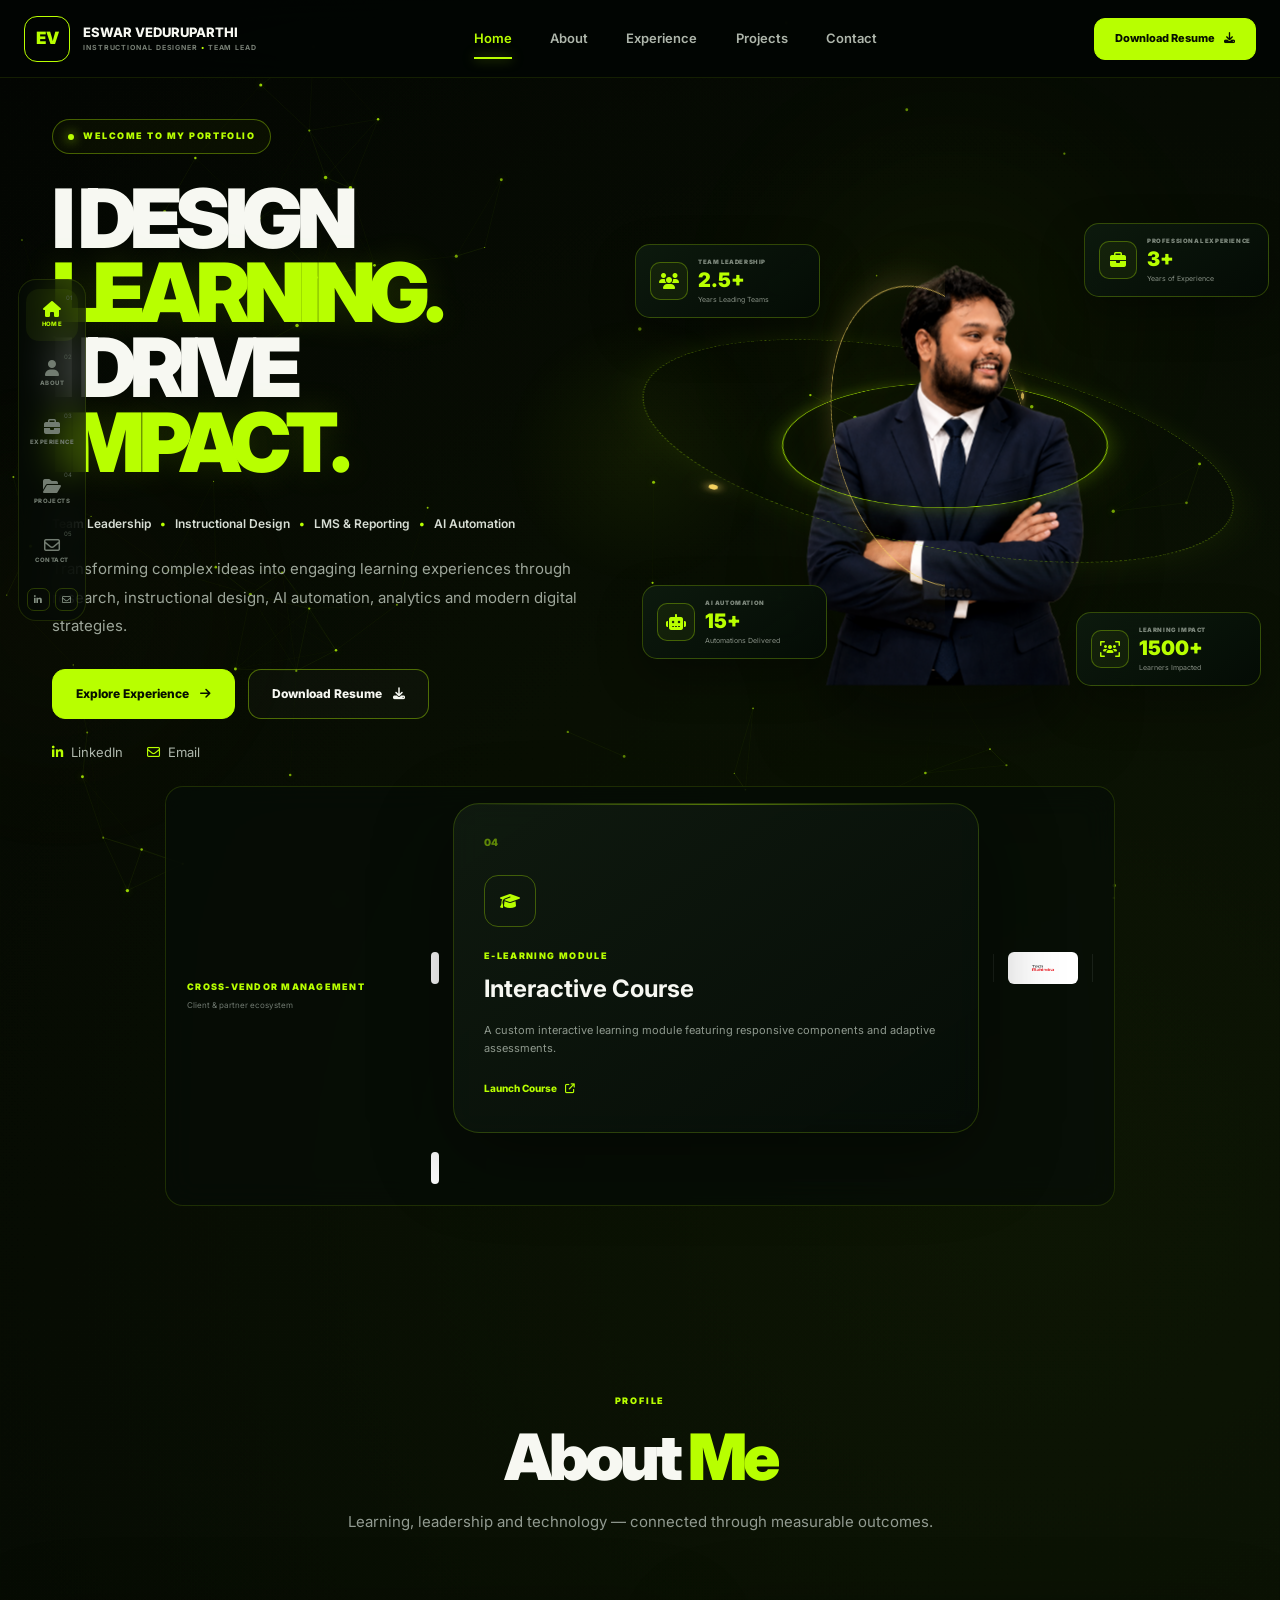
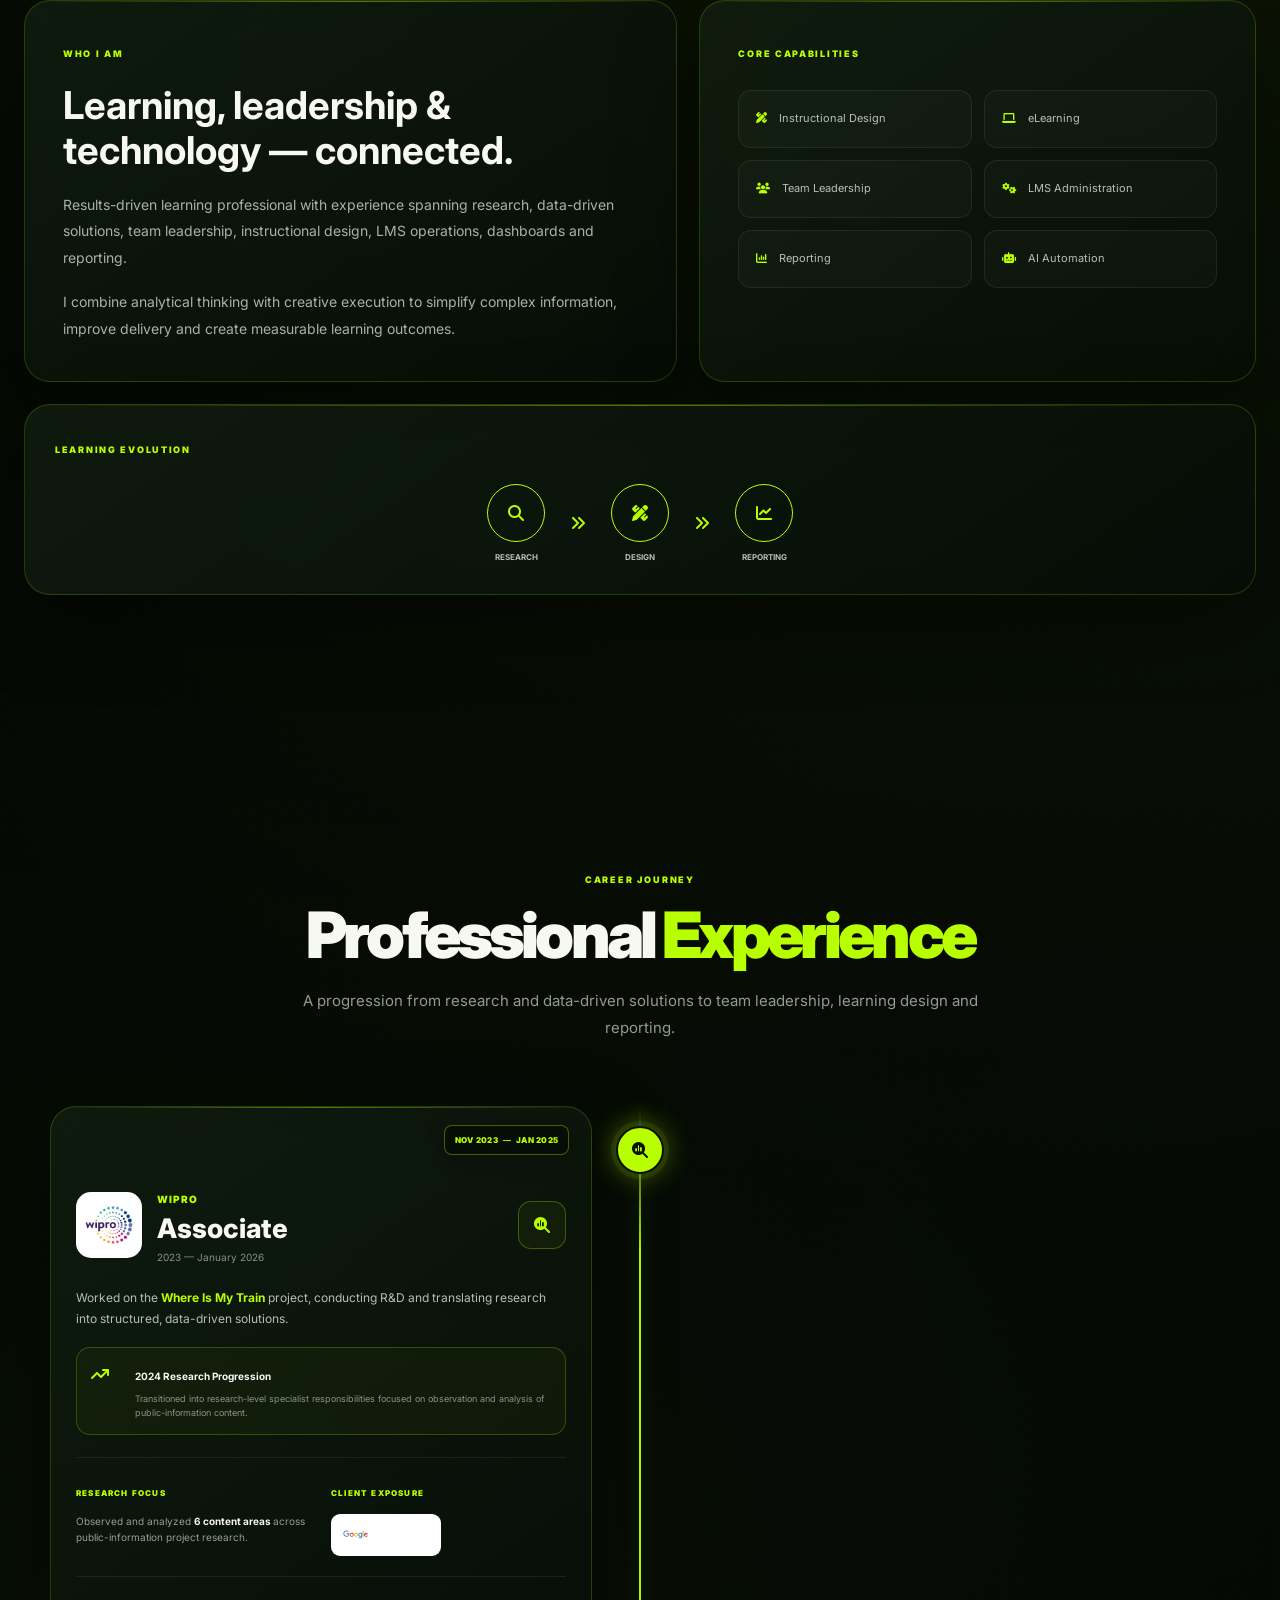
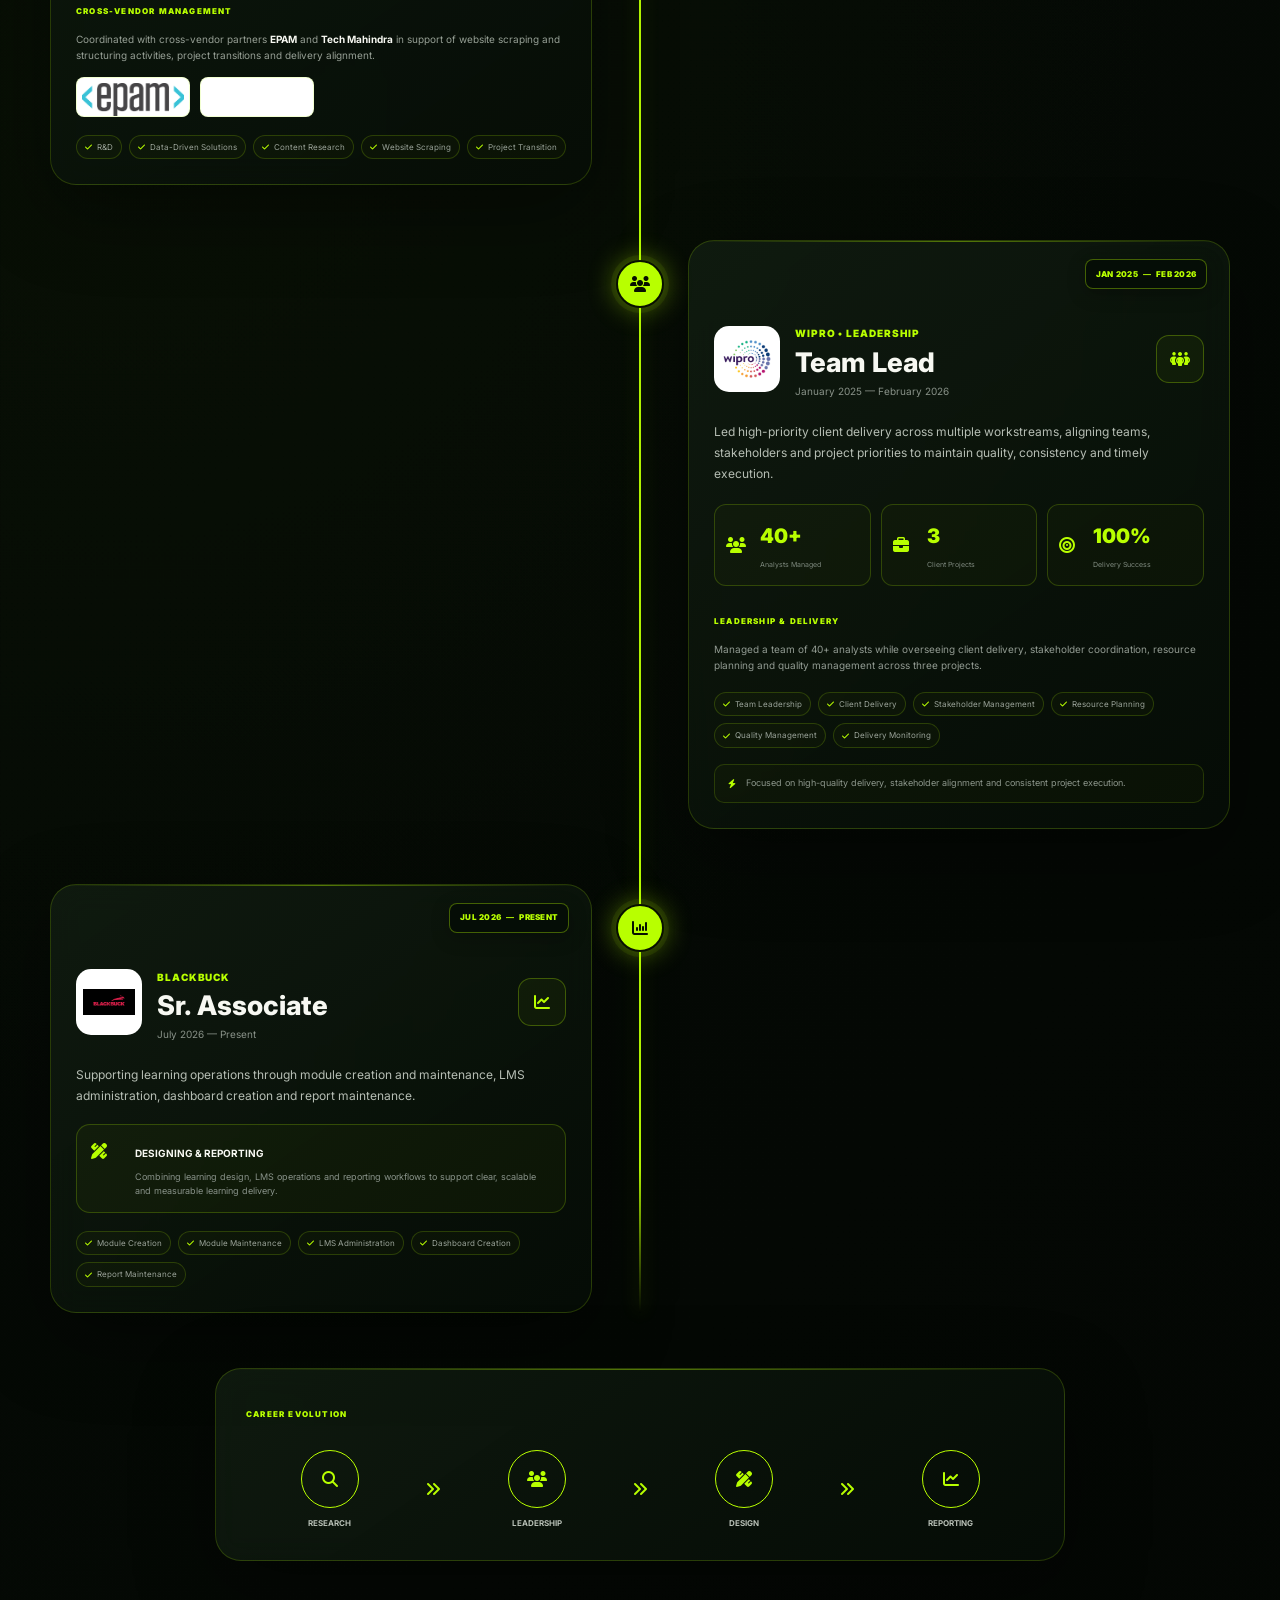
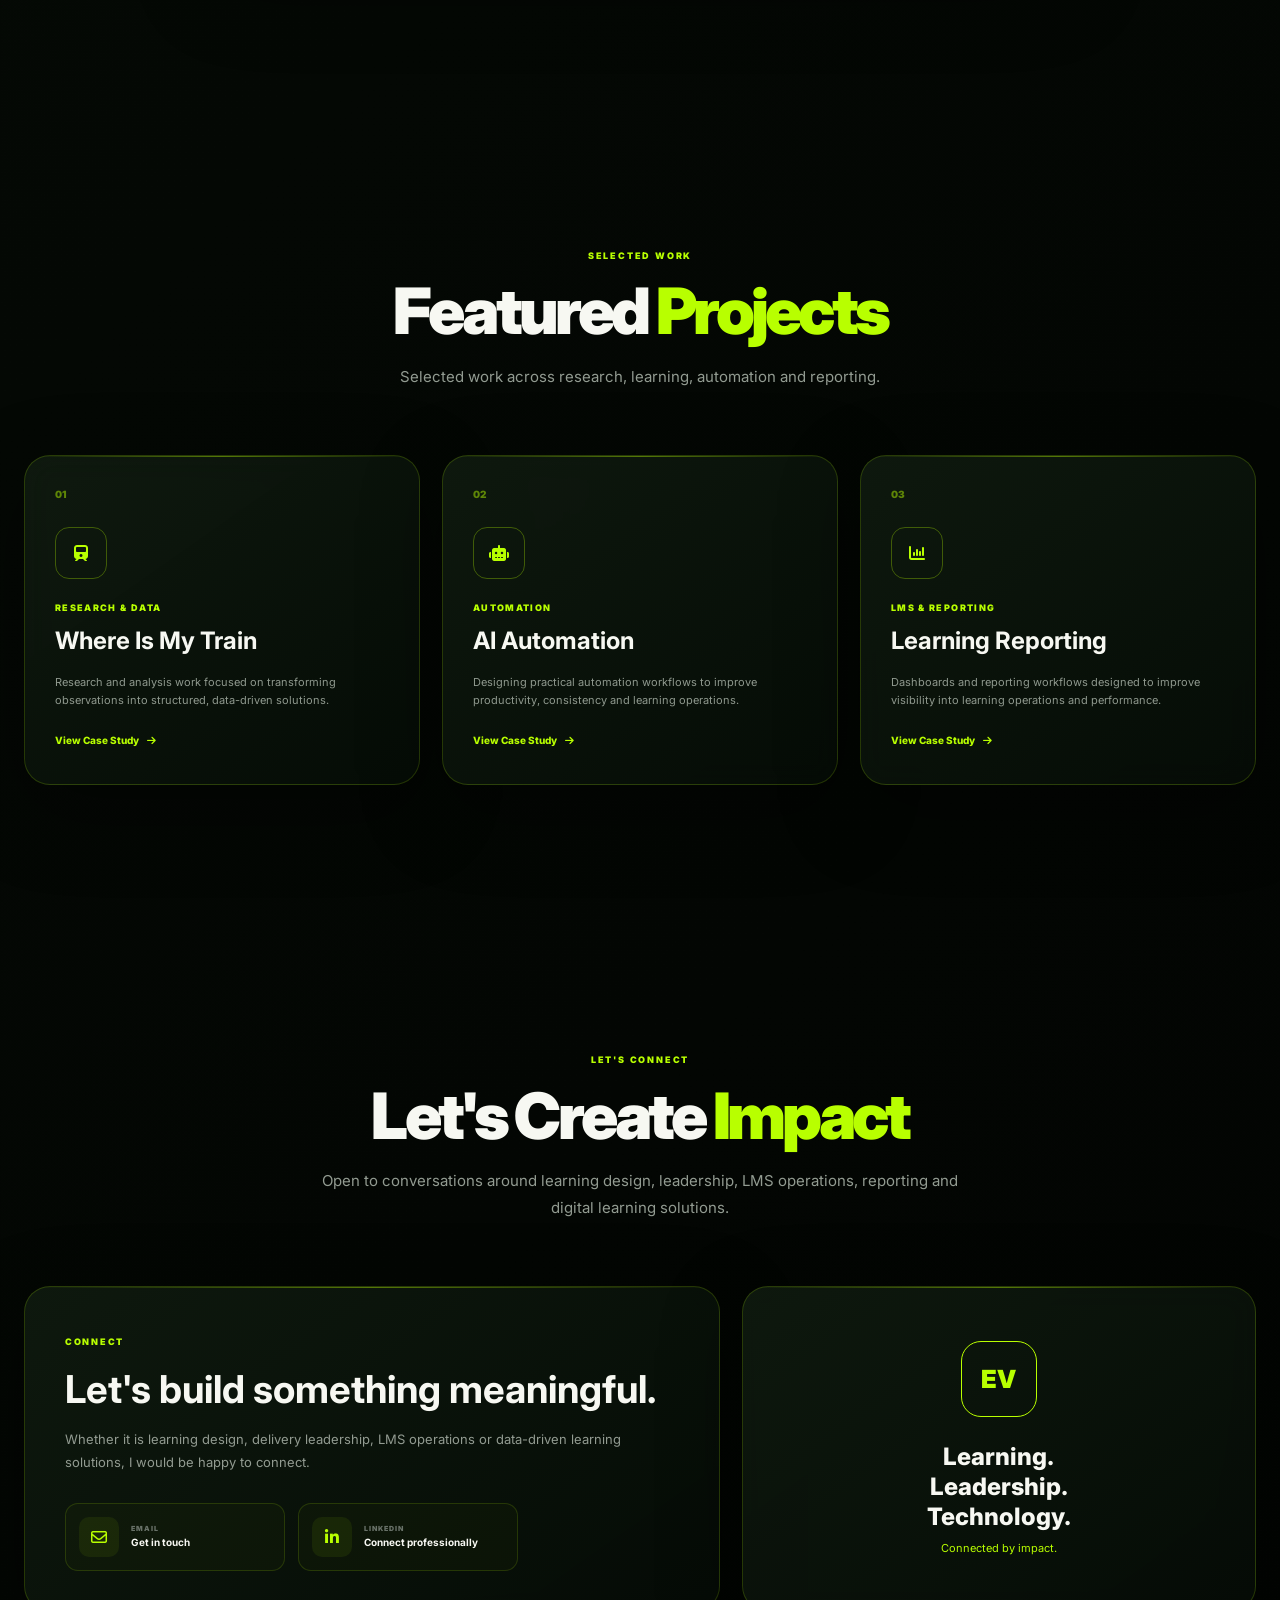
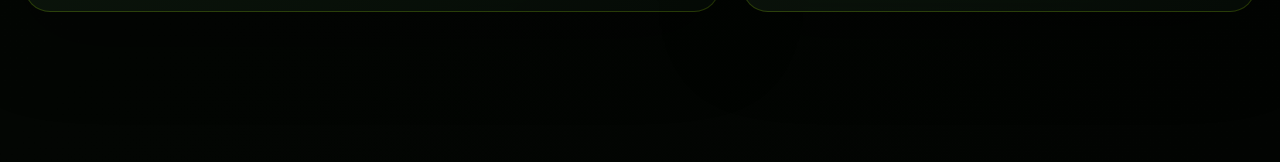
<file: index.html>
<!DOCTYPE html>
<html lang="en">

<head>

    <meta charset="UTF-8">

    <meta
        name="viewport"
        content="width=device-width, initial-scale=1.0"
    >

    <meta
        name="description"
        content="Eswar Veduruparthi — Instructional Designer, Team Lead, LMS & Reporting professional."
    >

    <meta
        name="theme-color"
        content="#030603"
    >

    <title>
        Eswar Veduruparthi | Portfolio
    </title>


    <!-- =====================================================
         FONTS
         ===================================================== -->

    <link
        rel="preconnect"
        href="https://fonts.googleapis.com"
    >

    <link
        rel="preconnect"
        href="https://fonts.gstatic.com"
        crossorigin
    >

    <link
        href="https://fonts.googleapis.com/css2?family=Inter:wght@400;500;600;700;800;900&display=swap"
        rel="stylesheet"
    >


    <!-- =====================================================
         ICONS
         ===================================================== -->

    <link
        rel="stylesheet"
        href="https://cdnjs.cloudflare.com/ajax/libs/font-awesome/6.5.2/css/all.min.css"
    >


    <!-- =====================================================
         CSS
         ===================================================== -->

    <link
        rel="stylesheet"
        href="./css/style.css"
    >

</head>


<body>


    <!-- =====================================================
         BACKGROUND
         ===================================================== -->

    <canvas
        class="particles-background"
        aria-hidden="true"
    ></canvas>

    <div
        class="cursor-glow"
        aria-hidden="true"
    ></div>

    <div
        class="ambient ambient-one"
        aria-hidden="true"
    ></div>

    <div
        class="ambient ambient-two"
        aria-hidden="true"
    ></div>


    <!-- =====================================================
         LOADER
         ===================================================== -->

    <div class="loader">

        <div class="loader-content">

            <div class="loader-logo">
                EV
            </div>

            <div class="loader-line"></div>

            <p>
                ESWAR VEDURUPARTHI
            </p>

        </div>

    </div>


    <!-- =====================================================
         NAVBAR
         ===================================================== -->

    <header class="navbar">

        <div class="navbar-inner">


            <a
                href="#home"
                class="brand"
            >

                <span class="brand-mark">
                    EV
                </span>

                <span class="brand-text">

                    <strong>
                        ESWAR VEDURUPARTHI
                    </strong>

                    <small>
                        INSTRUCTIONAL DESIGNER
                        <span>•</span>
                        TEAM LEAD
                    </small>

                </span>

            </a>


            <nav
                class="nav-links"
                aria-label="Primary navigation"
            >

                <a
                    href="#home"
                    class="active"
                >
                    Home
                </a>

                <a href="#about">
                    About
                </a>

                <a href="#experience">
                    Experience
                </a>

                <a href="#projects">
                    Projects
                </a>

                <a href="#contact">
                    Contact
                </a>

            </nav>


            <a
                href="./resume.pdf"
                class="nav-resume"
                target="_blank"
                rel="noopener noreferrer"
            >

                Download Resume

                <i class="fa-solid fa-download"></i>

            </a>


            <button
                type="button"
                class="mobile-menu-toggle"
                aria-label="Open navigation"
                aria-expanded="false"
            >

                <i class="fa-solid fa-bars"></i>

            </button>

        </div>


        <div class="mobile-menu">

            <a href="#home">
                Home
            </a>

            <a href="#about">
                About
            </a>

            <a href="#experience">
                Experience
            </a>

            <a href="#projects">
                Projects
            </a>

            <a href="#contact">
                Contact
            </a>

            <a
                href="./resume.pdf"
                target="_blank"
                rel="noopener noreferrer"
            >
                Download Resume
            </a>

        </div>

    </header>


    <!-- =====================================================
         SIDE NAV
         ===================================================== -->

    <aside
        class="side-navigation"
        aria-label="Section navigation"
    >

        <a
            href="#home"
            class="side-nav-item active"
        >

            <span class="side-number">
                01
            </span>

            <i class="fa-solid fa-house"></i>

            <small>
                HOME
            </small>

        </a>


        <a
            href="#about"
            class="side-nav-item"
        >

            <span class="side-number">
                02
            </span>

            <i class="fa-solid fa-user"></i>

            <small>
                ABOUT
            </small>

        </a>


        <a
            href="#experience"
            class="side-nav-item"
        >

            <span class="side-number">
                03
            </span>

            <i class="fa-solid fa-briefcase"></i>

            <small>
                EXPERIENCE
            </small>

        </a>


        <a
            href="#projects"
            class="side-nav-item"
        >

            <span class="side-number">
                04
            </span>

            <i class="fa-solid fa-folder-open"></i>

            <small>
                PROJECTS
            </small>

        </a>


        <a
            href="#contact"
            class="side-nav-item"
        >

            <span class="side-number">
                05
            </span>

            <i class="fa-regular fa-envelope"></i>

            <small>
                CONTACT
            </small>

        </a>


        <div class="side-socials">

            <a
                href="#contact"
                aria-label="LinkedIn"
            >
                <i class="fa-brands fa-linkedin-in"></i>
            </a>

            <a
                href="mailto:eswar@example.com"
                aria-label="Email"
            >
                <i class="fa-regular fa-envelope"></i>
            </a>

        </div>

    </aside>


    <main>


        <!-- =====================================================
             HERO
             ===================================================== -->

        <section
            id="home"
            class="hero section"
        >

            <div class="hero-container">


                <!-- =================================================
                     HERO CONTENT
                     ================================================= -->

                <div class="hero-content">

                    <span class="hero-kicker">

                        <span class="kicker-dot"></span>

                        WELCOME TO MY PORTFOLIO

                    </span>


                    <h1 class="hero-title">

                        <span>
                            I DESIGN
                        </span>

                        <span class="accent-text">
                            LEARNING.
                        </span>

                        <span>
                            I DRIVE
                        </span>

                        <span class="accent-text">
                            IMPACT.
                        </span>

                    </h1>


                    <div class="hero-specialisms">

                        <span>
                            Team Leadership
                        </span>

                        <b>•</b>

                        <span>
                            Instructional Design
                        </span>

                        <b>•</b>

                        <span>
                            LMS &amp; Reporting
                        </span>

                        <b>•</b>

                        <span>
                            AI Automation
                        </span>

                    </div>


                    <p class="hero-description">

                        Transforming complex ideas into engaging
                        learning experiences through research,
                        instructional design, AI automation,
                        analytics and modern digital strategies.

                    </p>


                    <div class="hero-actions">

                        <a
                            href="#experience"
                            class="btn btn-primary"
                        >

                            Explore Experience

                            <i class="fa-solid fa-arrow-right"></i>

                        </a>


                        <a
                            href="./resume.pdf"
                            class="btn btn-secondary"
                            target="_blank"
                            rel="noopener noreferrer"
                        >

                            Download Resume

                            <i class="fa-solid fa-download"></i>

                        </a>

                    </div>


                    <div class="hero-contact-links">

                        <a href="#contact">

                            <i class="fa-brands fa-linkedin-in"></i>

                            LinkedIn

                        </a>


                        <a href="mailto:eswar@example.com">

                            <i class="fa-regular fa-envelope"></i>

                            Email

                        </a>

                    </div>

                </div>


                <!-- =================================================
                     HERO VISUAL
                     ================================================= -->

                <div class="hero-visual">


                    <div class="hero-orbit-system">


                        <!-- =========================================
                             RINGS — ALWAYS BEHIND PERSON
                             ========================================= -->

                        <div
                            class="hero-orbit-layer"
                            aria-hidden="true"
                        >

                            <div class="orbit orbit-one"></div>

                            <div class="orbit orbit-two"></div>

                            <div class="orbit orbit-three"></div>

                        </div>


                        <!-- =========================================
                             PERSON — ALWAYS FOREGROUND
                             ========================================= -->

                        <div class="hero-profile">

                            <div
                                class="hero-image-glow"
                                aria-hidden="true"
                            ></div>


                            <img
                                src="./assets/images/eswar.png"
                                alt="Eswar Veduruparthi"
                                class="hero-profile-image"
                                data-logo-key="profile"
                            >


                            <div
                                class="profile-fallback-content"
                                aria-hidden="true"
                            >

                                <strong>
                                    EV
                                </strong>

                                <span>
                                    INSTRUCTIONAL DESIGNER
                                </span>

                            </div>

                        </div>


                        <!-- =========================================
                             METRIC 1
                             ========================================= -->

                        <div
                            class="floating-metric metric-leadership"
                        >

                            <div class="metric-icon">

                                <i class="fa-solid fa-users"></i>

                            </div>


                            <div class="metric-content">

                                <span>
                                    TEAM LEADERSHIP
                                </span>

                                <strong
                                    data-count="2.5"
                                    data-suffix="+"
                                >
                                    2.5+
                                </strong>

                                <small>
                                    Years Leading Teams
                                </small>

                            </div>

                        </div>


                        <!-- =========================================
                             METRIC 2
                             ========================================= -->

                        <div
                            class="floating-metric metric-experience"
                        >

                            <div class="metric-icon">

                                <i class="fa-solid fa-briefcase"></i>

                            </div>


                            <div class="metric-content">

                                <span>
                                    PROFESSIONAL EXPERIENCE
                                </span>

                                <strong
                                    data-count="3"
                                    data-suffix="+"
                                >
                                    3+
                                </strong>

                                <small>
                                    Years of Experience
                                </small>

                            </div>

                        </div>


                        <!-- =========================================
                             METRIC 3
                             ========================================= -->

                        <div
                            class="floating-metric metric-ai"
                        >

                            <div class="metric-icon">

                                <i class="fa-solid fa-robot"></i>

                            </div>


                            <div class="metric-content">

                                <span>
                                    AI AUTOMATION
                                </span>

                                <strong
                                    data-count="15"
                                    data-suffix="+"
                                >
                                    15+
                                </strong>

                                <small>
                                    Automations Delivered
                                </small>

                            </div>

                        </div>


                        <!-- =========================================
                             METRIC 4
                             ========================================= -->

                        <div
                            class="floating-metric metric-learners"
                        >

                            <div class="metric-icon">

                                <i class="fa-solid fa-users-viewfinder"></i>

                            </div>


                            <div class="metric-content">

                                <span>
                                    LEARNING IMPACT
                                </span>

                                <strong
                                    data-count="1500"
                                    data-suffix="+"
                                >
                                    1500+
                                </strong>

                                <small>
                                    Learners Impacted
                                </small>

                            </div>

                        </div>


                    </div>

                </div>

            </div>


            <!-- =================================================
                 VENDOR
                 ================================================= -->

            <div class="vendor-panel">


                <div class="vendor-heading">

                    <span>
                        CROSS-VENDOR MANAGEMENT
                    </span>

                    <small>
                        Client &amp; partner ecosystem
                    </small>

                </div>


                <div class="vendor-logos">


                    <div class="vendor-logo">

                        <img
                            src="./assets/images/Google.png"
                            alt="Google"
                            data-logo-key="google"
                        >

                        <span class="logo-fallback">
                            GOOGLE
                        </span>

                    </div>

<article class="project-card glass-card">
    <div class="project-number">
        04
    </div>
    <div class="project-icon">
        <i class="fa-solid fa-graduation-cap"></i>
    </div>
    <span class="project-category">
        E-LEARNING MODULE
    </span>
    <h3>
        Interactive Course
    </h3>
    <p>
        A custom interactive learning module featuring responsive components and adaptive assessments.
    </p>
    <a 
        href="./Mycourse/story.html" 
        target="_blank" 
        rel="noopener noreferrer" 
        class="project-btn"
        style="text-decoration: none; display: inline-flex; align-items: center; justify-content: center; gap: 8px;"
    >
        Launch Course
        <i class="fa-solid fa-arrow-up-right-from-square"></i>
    </a>
</article>
                    <div class="vendor-divider"></div>


                    <div class="vendor-logo">

                        <img
                            src="./assets/images/tech-mahindra.png"
                            alt="Tech Mahindra"
                            data-logo-key="techmahindra"
                        >

                        <span class="logo-fallback">
                            TECH MAHINDRA
                        </span>

                    </div>


                    <div class="vendor-divider"></div>


                    <div class="vendor-logo">

                        <img
                            src="./assets/images/epam.png"
                            alt="EPAM"
                            data-logo-key="epam"
                        >

                        <span class="logo-fallback">
                            EPAM
                        </span>

                    </div>


                </div>

            </div>

        </section>


        <!-- =====================================================
             ABOUT
             ===================================================== -->

        <section
            id="about"
            class="about section"
        >

            <div class="section-header">

                <span class="section-kicker">
                    PROFILE
                </span>

                <h2>
                    About
                    <span>Me</span>
                </h2>

                <p>
                    Learning, leadership and technology —
                    connected through measurable outcomes.
                </p>

            </div>


            <div class="about-grid">


                <article class="glass-card about-intro">

                    <span class="card-label">
                        WHO I AM
                    </span>


                    <h3>
                        Learning, leadership &amp;
                        technology — connected.
                    </h3>


                    <p>
                        Results-driven learning professional
                        with experience spanning research,
                        data-driven solutions, team leadership,
                        instructional design, LMS operations,
                        dashboards and reporting.
                    </p>


                    <p>
                        I combine analytical thinking with
                        creative execution to simplify complex
                        information, improve delivery and create
                        measurable learning outcomes.
                    </p>

                </article>


                <article class="glass-card capabilities-card">

                    <span class="card-label">
                        CORE CAPABILITIES
                    </span>


                    <div class="capabilities-grid">

                        <div class="capability">
                            <i class="fa-solid fa-pen-ruler"></i>
                            <span>Instructional Design</span>
                        </div>

                        <div class="capability">
                            <i class="fa-solid fa-laptop"></i>
                            <span>eLearning</span>
                        </div>

                        <div class="capability">
                            <i class="fa-solid fa-users"></i>
                            <span>Team Leadership</span>
                        </div>

                        <div class="capability">
                            <i class="fa-solid fa-gears"></i>
                            <span>LMS Administration</span>
                        </div>

                        <div class="capability">
                            <i class="fa-solid fa-chart-column"></i>
                            <span>Reporting</span>
                        </div>

                        <div class="capability">
                            <i class="fa-solid fa-robot"></i>
                            <span>AI Automation</span>
                        </div>

                    </div>

                </article>

            </div>


            <div class="about-evolution glass-card">

                <span class="card-label">
                    LEARNING EVOLUTION
                </span>


                <div class="evolution-flow">

                    <div class="evolution-step">

                        <div class="evolution-icon">
                            <i class="fa-solid fa-magnifying-glass"></i>
                        </div>

                        <strong>
                            RESEARCH
                        </strong>

                    </div>


                    <div class="evolution-arrow">
                        <i class="fa-solid fa-angles-right"></i>
                    </div>


                    <div class="evolution-step">

                        <div class="evolution-icon">
                            <i class="fa-solid fa-pen-ruler"></i>
                        </div>

                        <strong>
                            DESIGN
                        </strong>

                    </div>


                    <div class="evolution-arrow">
                        <i class="fa-solid fa-angles-right"></i>
                    </div>


                    <div class="evolution-step">

                        <div class="evolution-icon">
                            <i class="fa-solid fa-chart-line"></i>
                        </div>

                        <strong>
                            REPORTING
                        </strong>

                    </div>

                </div>

            </div>

        </section>


        <!-- =====================================================
             EXPERIENCE
             ===================================================== -->

        <section
            id="experience"
            class="experience section"
        >

            <div class="section-header">

                <span class="section-kicker">
                    CAREER JOURNEY
                </span>

                <h2>
                    Professional
                    <span>Experience</span>
                </h2>

                <p>
                    A progression from research and
                    data-driven solutions to team leadership,
                    learning design and reporting.
                </p>

            </div>


            <div class="experience-timeline">


                <!-- WIPRO -->

                <article
                    class="experience-item left"
                    data-company="wipro"
                >

                    <div class="experience-dot">
                        <i class="fa-solid fa-magnifying-glass-chart"></i>
                    </div>


                    <div class="experience-card glass-card">


                        <div class="experience-card-date">

                            <span>
                                NOV 2023
                            </span>

                            <b>—</b>

                            <span>
                                JAN 2025
                            </span>

                        </div>


                        <div class="experience-top">


                            <div class="company-logo">

                                <img
                                    src="./assets/images/wipro.png"
                                    alt="Wipro"
                                    data-logo-key="wipro"
                                >

                                <span class="logo-fallback">
                                    WIPRO
                                </span>

                            </div>


                            <div class="experience-heading">

                                <span class="company-name">
                                    WIPRO
                                </span>

                                <h3>
                                    Associate
                                </h3>

                                <p class="experience-period">
                                    2023 — January 2026
                                </p>

                            </div>


                            <div class="role-icon">
                                <i class="fa-solid fa-magnifying-glass-chart"></i>
                            </div>

                        </div>


                        <p class="experience-summary">

                            Worked on the
                            <strong>
                                Where Is My Train
                            </strong>
                            project, conducting R&amp;D and
                            translating research into structured,
                            data-driven solutions.

                        </p>


                        <div class="progression-box">

                            <div class="progression-icon">
                                <i class="fa-solid fa-arrow-trend-up"></i>
                            </div>


                            <div>

                                <strong>
                                    2024 Research Progression
                                </strong>

                                <p>
                                    Transitioned into research-level
                                    specialist responsibilities focused
                                    on observation and analysis of
                                    public-information content.
                                </p>

                            </div>

                        </div>


                        <div class="experience-details-grid">


                            <div class="experience-detail">

                                <span class="detail-label">
                                    RESEARCH FOCUS
                                </span>

                                <p>
                                    Observed and analyzed
                                    <strong>
                                        6 content areas
                                    </strong>
                                    across public-information
                                    project research.
                                </p>

                            </div>


                            <div class="experience-detail">

                                <span class="detail-label">
                                    CLIENT EXPOSURE
                                </span>


                                <div class="client-logo">

                                    <img
                                        src="./assets/images/Google.png"
                                        alt="Google"
                                        data-logo-key="google"
                                    >

                                    <span class="logo-fallback">
                                        GOOGLE
                                    </span>

                                </div>

                            </div>

                        </div>


                        <div class="cross-vendor-block">

                            <span class="detail-label">
                                CROSS-VENDOR MANAGEMENT
                            </span>


                            <p>
                                Coordinated with cross-vendor
                                partners
                                <strong>EPAM</strong>
                                and
                                <strong>Tech Mahindra</strong>
                                in support of website scraping
                                and structuring activities,
                                project transitions and delivery
                                alignment.
                            </p>


                            <div class="partner-logos">


                                <div class="partner-logo">

                                    <img
                                        src="./assets/images/epam.png"
                                        alt="EPAM"
                                        data-logo-key="epam"
                                    >

                                    <span class="logo-fallback">
                                        EPAM
                                    </span>

                                </div>


                                <div class="partner-logo">

                                    <img
                                        src="./assets/images/tech-mahindra.png"
                                        alt="Tech Mahindra"
                                        data-logo-key="techmahindra"
                                    >

                                    <span class="logo-fallback">
                                        TECH MAHINDRA
                                    </span>

                                </div>


                            </div>

                        </div>


                        <div class="experience-tags">

                            <span>
                                <i class="fa-solid fa-check"></i>
                                R&amp;D
                            </span>

                            <span>
                                <i class="fa-solid fa-check"></i>
                                Data-Driven Solutions
                            </span>

                            <span>
                                <i class="fa-solid fa-check"></i>
                                Content Research
                            </span>

                            <span>
                                <i class="fa-solid fa-check"></i>
                                Website Scraping
                            </span>

                            <span>
                                <i class="fa-solid fa-check"></i>
                                Project Transition
                            </span>

                        </div>

                    </div>

                </article>


                <!-- WIPRO TEAM LEAD -->

                <article
                    class="experience-item right"
                    data-company="wipro"
                >

                    <div class="experience-dot">
                        <i class="fa-solid fa-users"></i>
                    </div>


                    <div class="experience-card glass-card">


                        <div class="experience-card-date">

                            <span>
                                JAN 2025
                            </span>

                            <b>—</b>

                            <span>
                                FEB 2026
                            </span>

                        </div>


                        <div class="experience-top">


                            <div class="company-logo">

                                <img
                                    src="./assets/images/wipro.png"
                                    alt="Wipro"
                                    data-logo-key="wipro"
                                >

                                <span class="logo-fallback">
                                    WIPRO
                                </span>

                            </div>


                            <div class="experience-heading">

                                <span class="company-name">
                                    WIPRO • LEADERSHIP
                                </span>

                                <h3>
                                    Team Lead
                                </h3>

                                <p class="experience-period">
                                    January 2025 — February 2026
                                </p>

                            </div>


                            <div class="role-icon">
                                <i class="fa-solid fa-people-group"></i>
                            </div>

                        </div>


                        <p class="experience-summary">

                            Led high-priority client delivery
                            across multiple workstreams, aligning
                            teams, stakeholders and project
                            priorities to maintain quality,
                            consistency and timely execution.

                        </p>


                        <div class="leadership-stats">

                            <div class="leadership-stat">
                                <i class="fa-solid fa-users"></i>
                                <strong>40+</strong>
                                <span>Analysts Managed</span>
                            </div>

                            <div class="leadership-stat">
                                <i class="fa-solid fa-briefcase"></i>
                                <strong>3</strong>
                                <span>Client Projects</span>
                            </div>

                            <div class="leadership-stat">
                                <i class="fa-solid fa-bullseye"></i>
                                <strong>100%</strong>
                                <span>Delivery Success</span>
                            </div>

                        </div>


                        <div class="leadership-section">

                            <span class="detail-label">
                                LEADERSHIP &amp; DELIVERY
                            </span>

                            <p>
                                Managed a team of 40+ analysts
                                while overseeing client delivery,
                                stakeholder coordination,
                                resource planning and quality
                                management across three projects.
                            </p>

                        </div>


                        <div class="experience-tags">

                            <span>
                                <i class="fa-solid fa-check"></i>
                                Team Leadership
                            </span>

                            <span>
                                <i class="fa-solid fa-check"></i>
                                Client Delivery
                            </span>

                            <span>
                                <i class="fa-solid fa-check"></i>
                                Stakeholder Management
                            </span>

                            <span>
                                <i class="fa-solid fa-check"></i>
                                Resource Planning
                            </span>

                            <span>
                                <i class="fa-solid fa-check"></i>
                                Quality Management
                            </span>

                            <span>
                                <i class="fa-solid fa-check"></i>
                                Delivery Monitoring
                            </span>

                        </div>


                        <div class="impact-note">

                            <i class="fa-solid fa-bolt"></i>

                            <span>
                                Focused on high-quality delivery,
                                stakeholder alignment and
                                consistent project execution.
                            </span>

                        </div>

                    </div>

                </article>


                <!-- BLACKBUCK -->

                <article
                    class="experience-item left"
                    data-company="blackbuck"
                >

                    <div class="experience-dot">
                        <i class="fa-solid fa-chart-column"></i>
                    </div>


                    <div class="experience-card glass-card">


                        <div class="experience-card-date">

                            <span>
                                JUL 2026
                            </span>

                            <b>—</b>

                            <span>
                                PRESENT
                            </span>

                        </div>


                        <div class="experience-top">


                            <div class="company-logo">

                                <img
                                    src="./assets/images/blackbuck.png"
                                    alt="BlackBuck"
                                    data-logo-key="blackbuck"
                                >

                                <span class="logo-fallback">
                                    BLACKBUCK
                                </span>

                            </div>


                            <div class="experience-heading">

                                <span class="company-name">
                                    BLACKBUCK
                                </span>

                                <h3>
                                    Sr. Associate
                                </h3>

                                <p class="experience-period">
                                    July 2026 — Present
                                </p>

                            </div>


                            <div class="role-icon">
                                <i class="fa-solid fa-chart-line"></i>
                            </div>

                        </div>


                        <p class="experience-summary">

                            Supporting learning operations through
                            module creation and maintenance, LMS
                            administration, dashboard creation
                            and report maintenance.

                        </p>


                        <div class="progression-box">

                            <div class="progression-icon">
                                <i class="fa-solid fa-pen-ruler"></i>
                            </div>


                            <div>

                                <strong>
                                    DESIGNING &amp; REPORTING
                                </strong>

                                <p>
                                    Combining learning design,
                                    LMS operations and reporting
                                    workflows to support clear,
                                    scalable and measurable
                                    learning delivery.
                                </p>

                            </div>

                        </div>


                        <div class="experience-tags">

                            <span>
                                <i class="fa-solid fa-check"></i>
                                Module Creation
                            </span>

                            <span>
                                <i class="fa-solid fa-check"></i>
                                Module Maintenance
                            </span>

                            <span>
                                <i class="fa-solid fa-check"></i>
                                LMS Administration
                            </span>

                            <span>
                                <i class="fa-solid fa-check"></i>
                                Dashboard Creation
                            </span>

                            <span>
                                <i class="fa-solid fa-check"></i>
                                Report Maintenance
                            </span>

                        </div>

                    </div>

                </article>


            </div>


            <!-- CAREER -->

            <div class="career-evolution glass-card">

                <span class="detail-label">
                    CAREER EVOLUTION
                </span>


                <div class="evolution-track">

                    <div class="evolution-step">

                        <div class="evolution-icon">
                            <i class="fa-solid fa-magnifying-glass"></i>
                        </div>

                        <strong>
                            RESEARCH
                        </strong>

                    </div>


                    <div class="evolution-arrow">
                        <i class="fa-solid fa-angles-right"></i>
                    </div>


                    <div class="evolution-step">

                        <div class="evolution-icon">
                            <i class="fa-solid fa-users"></i>
                        </div>

                        <strong>
                            LEADERSHIP
                        </strong>

                    </div>


                    <div class="evolution-arrow">
                        <i class="fa-solid fa-angles-right"></i>
                    </div>


                    <div class="evolution-step">

                        <div class="evolution-icon">
                            <i class="fa-solid fa-pen-ruler"></i>
                        </div>

                        <strong>
                            DESIGN
                        </strong>

                    </div>


                    <div class="evolution-arrow">
                        <i class="fa-solid fa-angles-right"></i>
                    </div>


                    <div class="evolution-step">

                        <div class="evolution-icon">
                            <i class="fa-solid fa-chart-line"></i>
                        </div>

                        <strong>
                            REPORTING
                        </strong>

                    </div>

                </div>

            </div>

        </section>


        <!-- =====================================================
             PROJECTS
             ===================================================== -->

        <section
            id="projects"
            class="projects section"
        >

            <div class="section-header">

                <span class="section-kicker">
                    SELECTED WORK
                </span>

                <h2>
                    Featured
                    <span>Projects</span>
                </h2>

                <p>
                    Selected work across research,
                    learning, automation and reporting.
                </p>

            </div>


            <div class="projects-grid">


                <article class="project-card glass-card">

                    <div class="project-number">
                        01
                    </div>

                    <div class="project-icon">
                        <i class="fa-solid fa-train"></i>
                    </div>

                    <span class="project-category">
                        RESEARCH &amp; DATA
                    </span>

                    <h3>
                        Where Is My Train
                    </h3>

                    <p>
                        Research and analysis work focused on
                        transforming observations into structured,
                        data-driven solutions.
                    </p>

                    <button
                        type="button"
                        class="project-btn"
                        data-title="Where Is My Train"
                        data-detail="Research and analysis work focused on transforming observations into structured, data-driven solutions."
                    >
                        View Case Study
                        <i class="fa-solid fa-arrow-right"></i>
                    </button>

                </article>


                <article class="project-card glass-card">

                    <div class="project-number">
                        02
                    </div>

                    <div class="project-icon">
                        <i class="fa-solid fa-robot"></i>
                    </div>

                    <span class="project-category">
                        AUTOMATION
                    </span>

                    <h3>
                        AI Automation
                    </h3>

                    <p>
                        Designing practical automation workflows
                        to improve productivity, consistency and
                        learning operations.
                    </p>

                    <button
                        type="button"
                        class="project-btn"
                        data-title="AI Automation"
                        data-detail="Designing practical automation workflows to improve productivity, consistency and learning operations."
                    >
                        View Case Study
                        <i class="fa-solid fa-arrow-right"></i>
                    </button>

                </article>


                <article class="project-card glass-card">

                    <div class="project-number">
                        03
                    </div>

                    <div class="project-icon">
                        <i class="fa-solid fa-chart-column"></i>
                    </div>

                    <span class="project-category">
                        LMS &amp; REPORTING
                    </span>

                    <h3>
                        Learning Reporting
                    </h3>

                    <p>
                        Dashboards and reporting workflows
                        designed to improve visibility into
                        learning operations and performance.
                    </p>

                    <button
                        type="button"
                        class="project-btn"
                        data-title="Learning Reporting"
                        data-detail="Dashboards and reporting workflows designed to improve visibility into learning operations and performance."
                    >
                        View Case Study
                        <i class="fa-solid fa-arrow-right"></i>
                    </button>

                </article>


            </div>

        </section>


        <!-- =====================================================
             CONTACT
             ===================================================== -->

        <section
            id="contact"
            class="contact section"
        >

            <div class="section-header">

                <span class="section-kicker">
                    LET'S CONNECT
                </span>

                <h2>
                    Let's Create
                    <span>Impact</span>
                </h2>

                <p>
                    Open to conversations around learning
                    design, leadership, LMS operations,
                    reporting and digital learning solutions.
                </p>

            </div>


            <div class="contact-grid">


                <div class="contact-card glass-card">

                    <span class="card-label">
                        CONNECT
                    </span>

                    <h3>
                        Let's build something meaningful.
                    </h3>

                    <p>
                        Whether it is learning design,
                        delivery leadership, LMS operations
                        or data-driven learning solutions,
                        I would be happy to connect.
                    </p>


                    <div class="contact-links">

                        <a
                            href="mailto:eswar@example.com"
                            class="contact-link"
                        >

                            <span class="contact-link-icon">
                                <i class="fa-regular fa-envelope"></i>
                            </span>

                            <span>

                                <small>
                                    EMAIL
                                </small>

                                <strong>
                                    Get in touch
                                </strong>

                            </span>

                        </a>


                        <a
                            href="#"
                            class="contact-link"
                            data-placeholder-link="true"
                        >

                            <span class="contact-link-icon">
                                <i class="fa-brands fa-linkedin-in"></i>
                            </span>

                            <span>

                                <small>
                                    LINKEDIN
                                </small>

                                <strong>
                                    Connect professionally
                                </strong>

                            </span>

                        </a>

                    </div>

                </div>


                <div class="contact-statement glass-card">

                    <div class="statement-mark">
                        EV
                    </div>

                    <p>
                        Learning.<br>
                        Leadership.<br>
                        Technology.
                    </p>

                    <span>
                        Connected by impact.
                    </span>

                </div>


            </div>

        </section>

    </main>


    <!-- =====================================================
         MODAL
         ===================================================== -->

    <div
        class="project-modal"
        aria-hidden="true"
        role="dialog"
        aria-modal="true"
        aria-labelledby="modal-title"
    >

        <div class="modal-container">

            <button
                type="button"
                class="close-modal"
                aria-label="Close project details"
            >

                <i class="fa-solid fa-xmark"></i>

            </button>


            <span class="section-kicker">
                CASE STUDY
            </span>


            <h2 id="modal-title">
                Project Details
            </h2>


            <p id="modal-detail">
                Project details will be available here.
            </p>

        </div>

    </div>


    <!-- =====================================================
         BACK TO TOP
         ===================================================== -->

    <a
        href="#home"
        class="back-to-top"
        aria-label="Back to top"
    >

        <i class="fa-solid fa-arrow-up"></i>

    </a>


    <!-- =====================================================
         JS
         ===================================================== -->

    <script src="./js/script.js"></script>

</body>

</html>
</file>
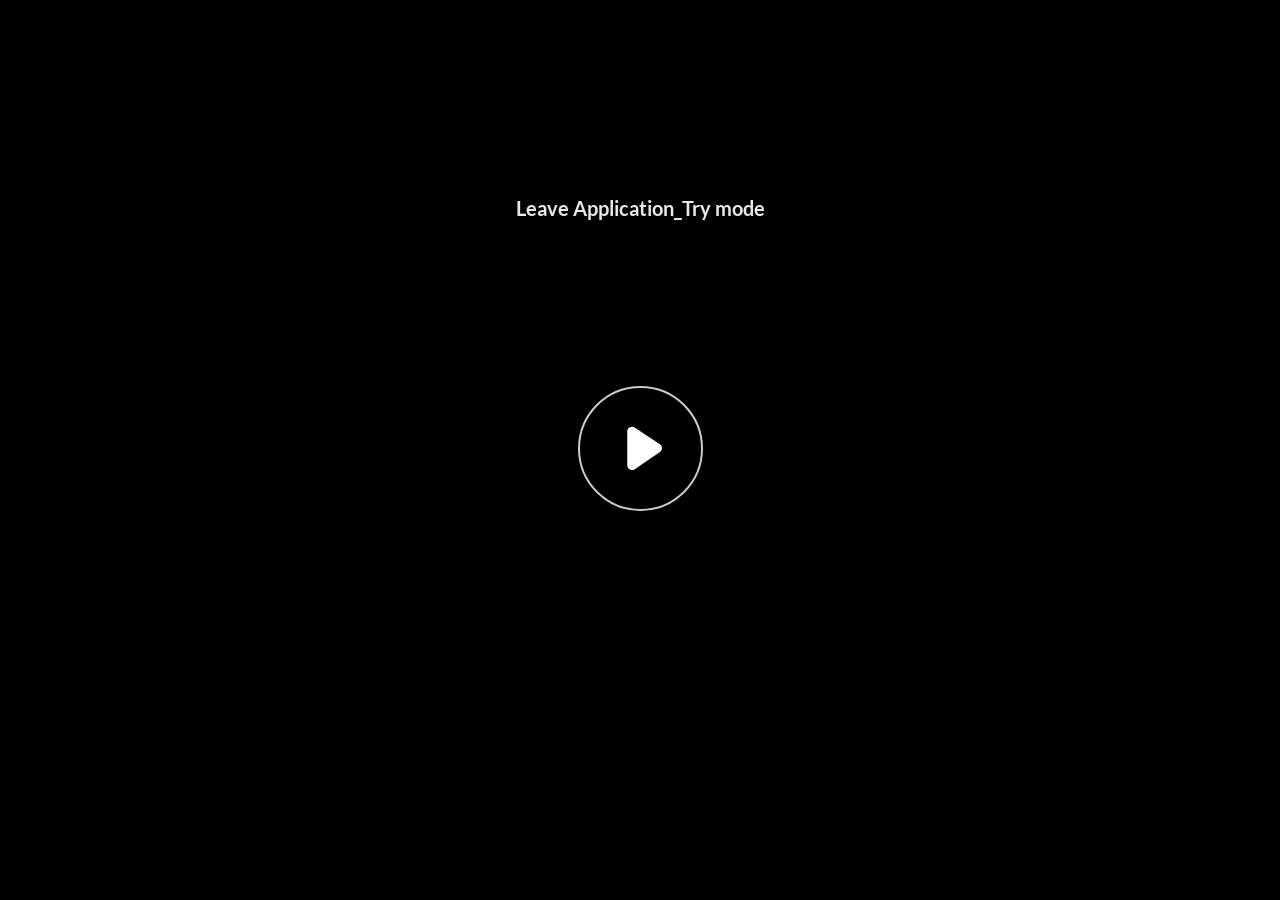
<file: Mycourse/story.html>
﻿<!doctype html>
<html lang="en-US">
<head>
  <meta charset="utf-8">
  <!-- Created using Storyline 360 x64 - http://www.articulate.com  -->
  <!-- version: 3.125.37980.0 -->
  <title>Leave Application_Try mode</title>
  <meta http-equiv="x-ua-compatible" content="IE=edge"/>
  <meta name="viewport" content="width=device-width,initial-scale=1,user-scalable=no,shrink-to-fit=no,minimal-ui"/>
  <meta name="apple-mobile-web-app-capable" content="yes"/>
  <style>
    html, body { height: 100%; padding: 0; margin: 0 }
    #app { height: 100%; width: 100%; }
  </style>

  <script>
    window.DS = {};
    window.globals = {
      DATA_PATH_BASE: '',
      HAS_FRAME: true,
      HAS_SLIDE: true,

      lmsPresent: false,
      tinCanPresent: false,
      cmi5Present: false,
      aoSupport: false,
      scale: 'Scaled',
      captureRc: false,
      browserSize: 'optimal',
      bgColor: '#282828',
      features: 'DropInBase,EngagePromiseUpgrade,JsInteractions,PlayerMemoryEnhancements,SlideLevelScale,SlidePromiseUpgrade,StartupPromiseUpgrade',
      themeName: 'unified',
      preloaderColor: '#FFFFFF',
      suppressAnalytics: false,
      productChannel: 'stable',
      publishSource: 'storyline',
      aid: 'aid|05d42d73-86c6-498a-8c88-082122d728b4',
      cid: 'ede6edca-d5c8-4ea2-a211-0da078876645',
      playerVersion: '3.125.37980.0',
      publishTimestamp: '2026-09-09T14:32:21.3192725Z',
      maxIosVideoElements: 10,
      connectionSettings: { message: 'You%20are%20offline.%20Trying%20to%20reconnect...', useDarkTheme: false, mode: 'disabled' },
      hasFeature: function(feature) {
        return this.features.split(',').includes(feature);
      },
      
      parseParams: function(qs) {
        if (window.globals.parsedParams != null) {
          return window.globals.parsedParams;
        }
        qs = (qs || window.location.search.substr(1)).split('+').join(' ');
        var params = {},
            tokens,
            re = /[?&]?([^=]+)=([^&]*)/g;

        while (tokens = re.exec(qs)) {
          params[decodeURIComponent(tokens[1]).trim()] =
            decodeURIComponent(tokens[2]).trim();
        }
        window.globals.parsedParams = params;
        return params;
      }

    };

    if (window.flagsUnderTest != null) {
      window.globals.features = window.flagsUnderTest.reduce((accum, feature) => {
        if (!accum.includes(feature)) {
          accum.push(feature);
        }
        return accum;
      }, window.globals.features.split(',')).join();
    }
  </script>
  <script>
    var isIe11 = ('ActiveXObject' in window || window.MSBlobBuilder != null)
      && window.msCrypto != null && !window.ActiveXObject;
    if (isIe11) {
      window.globals.unsupportedBrowser = true;
      document.write(atob('[base64]'));
    }
  </script>

  <script>
    if (window.globals.hasFeature('Localization')) {
      
      
    }
  </script>

  
  
  <script>window.THREE = { };</script>
  
</head>
<body style="background: #282828" class="cs-HTML theme-unified">
  <!-- 360 -->
  <script>!function(){var e,i=/iPhone/i,o=/iPod/i,n=/iPad/i,t=/\biOS-universal(?:.+)Mac\b/i,r=/\bAndroid(?:.+)Mobile\b/i,a=/Android/i,d=/(?:SD4930UR|\bSilk(?:.+)Mobile\b)/i,p=/Silk/i,l=/Windows Phone/i,u=/\bWindows(?:.+)ARM\b/i,b=/BlackBerry/i,s=/BB10/i,c=/Opera Mini/i,f=/\b(CriOS|Chrome)(?:.+)Mobile/i,h=/Mobile(?:.+)Firefox\b/i,v=function(e){return void 0!==e&&"MacIntel"===e.platform&&"number"==typeof e.maxTouchPoints&&e.maxTouchPoints>1&&"undefined"==typeof MSStream};e=function(e){var m={userAgent:"",platform:"",maxTouchPoints:0};e||"undefined"==typeof navigator?"string"==typeof e?m.userAgent=e:e&&e.userAgent&&(m={userAgent:e.userAgent,platform:e.platform,maxTouchPoints:e.maxTouchPoints||0}):m={userAgent:navigator.userAgent,platform:navigator.platform,maxTouchPoints:navigator.maxTouchPoints||0};var g=m.userAgent,y=g.split("[FBAN");void 0!==y[1]&&(g=y[0]),void 0!==(y=g.split("Twitter"))[1]&&(g=y[0]);var A=function(e){return function(i){return i.test(e)}}(g),w={apple:{phone:A(i)&&!A(l),ipod:A(o),tablet:!A(i)&&(A(n)||v(m))&&!A(l),universal:A(t),device:(A(i)||A(o)||A(n)||A(t)||v(m))&&!A(l)},amazon:{phone:A(d),tablet:!A(d)&&A(p),device:A(d)||A(p)},android:{phone:!A(l)&&A(d)||!A(l)&&A(r),tablet:!A(l)&&!A(d)&&!A(r)&&(A(p)||A(a)),device:!A(l)&&(A(d)||A(p)||A(r)||A(a))||A(/\bokhttp\b/i)},windows:{phone:A(l),tablet:A(u),device:A(l)||A(u)},other:{blackberry:A(b),blackberry10:A(s),opera:A(c),firefox:A(h),chrome:A(f),device:A(b)||A(s)||A(c)||A(h)||A(f)},any:!1,phone:!1,tablet:!1};return w.any=w.apple.device||w.android.device||w.windows.device||w.other.device,w.phone=w.apple.phone||w.android.phone||w.windows.phone,w.tablet=w.apple.tablet||w.android.tablet||w.windows.tablet,w}(),"object"==typeof exports&&"undefined"!=typeof module?module.exports=e:"function"==typeof define&&define.amd?define((function(){return e})):this.isMobile=e}();
    window.isMobile.apple.tablet = window.isMobile.apple.tablet ||
      (navigator.platform === 'MacIntel' && navigator.maxTouchPoints > 1);
    window.isMobile.apple.device = window.isMobile.apple.device || window.isMobile.apple.tablet;
    window.isMobile.tablet = window.isMobile.tablet || window.isMobile.apple.tablet;
    window.isMobile.any = window.isMobile.any || window.isMobile.apple.tablet;
  </script>

  <div id="focus-sink" tabindex="-1"></div>

  <div id="preso"></div>
  <script>
    (function() {

      var classTypes = [ 'desktop', 'mobile', 'phone', 'tablet' ];

      var addDeviceClasses = function(prefix, testObj) {
        var curr, i;
        for (i = 0; i < classTypes.length; i++) {
          curr = classTypes[i];
          if (testObj[curr]) {
            document.body.classList.add(prefix + curr);
          }
        }
      };

      var params = window.globals.parseParams(),
          isDevicePreview = params.devicepreview === '1',
          isPhoneOverride = params.deviceType === 'phone' || (isDevicePreview && params.phone == '1'),
          isTabletOverride = (params.deviceType === 'tablet' || isDevicePreview) && !isPhoneOverride,
          isMobileOverride = isPhoneOverride || isTabletOverride;

      var deviceView = {
        desktop: !window.isMobile.any && !isMobileOverride,
        mobile: window.isMobile.any || isMobileOverride,
        phone: isPhoneOverride || (window.isMobile.phone && !isTabletOverride),
        tablet: isTabletOverride || window.isMobile.tablet
      };

      window.globals.deviceView = deviceView;
      window.isMobile.desktop = !window.isMobile.any;
      window.isMobile.mobile = window.isMobile.any;

      addDeviceClasses('view-', deviceView);

    })();
  </script>
  
  <script src='story_content/triggers.js' type=text/javascript></script>
<script src='story_content/user.js' type=text/javascript></script>
  <div class="slide-loader"></div>

  <script>
    var doc = document, loader = doc.body.querySelector('.slide-loader'); [ 1, 2, 3 ].forEach(function(n) { var d = doc.createElement('div'); d.style.backgroundColor = window.globals.preloaderColor; d.classList.add('mobile-loader-dot'); d.classList.add('dot' + n); loader.appendChild(d); });
  </script>

  <div class="mobile-load-title-overlay" style="display: none">
    <div class="mobile-load-title">Leave Application_Try mode</div>
  </div>

  <div class="mobile-chrome-warning"></div>

  
<style>
  .warn-connection-dialog {
    display: none;
    background: transparent;
    pointer-events: all;
    position: fixed;
    left: 0;
    top: 0;
    width: 100%;
    height: 100%;
    z-index: 999;
  }

  .warn-connection-content {
    pointer-events: all;
    border-radius: 4px;
    background: white;
    border: 1px solid #E7E7E7;
    color: #333333;
    box-shadow: 0 2px 4px rgba(0, 0, 0, 0.25);
    transition: all 150ms ease-out;
    position: absolute;
    white-space: nowrap;
  }

  .view-phone.is-landscape .warn-connection-content {
    left: 23px;
    bottom: 23px;
  }

  .view-tablet.is-landscape .warn-connection-content {
    left: 50%;
    top: 20px;
    transform: translateX(-50%);
  }

  .view-mobile.is-portrait .warn-connection-content {
    transform: translate(-50%, calc(-100% - 15px));
  }

  .warn-connection-content p {
    display: inline-block;
    margin: 0 8px 0 0;
    line-height: 33px;
    font-size: 11px;
  }

  .warn-connection-content svg {
    position: relative;
    vertical-align: middle;
    margin: 0 2px 2px 8px;
  }

  .view-desktop .warn-connection-content {
    left: 1.5em;
    bottom: 1.5em;
  }

  .view-desktop .warn-connection-content p {
    font-size: 1.1em;
  }

  .is-offline .warn-connection-dialog {
    display: block;
  }

  .is-offline .cs-panel * {
    pointer-events: none !important;
  }

  .is-offline .cs-panel {
    pointer-events: all !important;
  }

  .is-offline #nav-controls * {
    pointer-events: none !important;
  }

  .is-offline #nav-controls {
    pointer-events: all !important;
  }
</style>

<div class="warn-connection-dialog" role="alertdialog" aria-modal="true" tabindex="0" aria-labelledby="warn-connection-message">
  <div class="warn-connection-content">
    <svg width="17" height="15" viewBox="0 0 17 15" xmlns="http://www.w3.org/2000/svg">
      <path fill="#8F0000" stroke="white" d="M16.07,12.98 L15.88,12.23 L9.51,1.21 C8.97,0.26,7.6,0.26,7.06,1.21 L0.69,12.23 C0.15,13.16,0.81,14.36,1.91,14.36 H14.65 C15.47,14.36,16.05,13.7,16.07,12.98 Z"/>
      <path fill="white" stroke="white" d="M8.58,5.5 C8.35,5.28,8.5,5.35,8.21,5.32 C8.09,5.35,7.97,5.49,7.96,5.67 C7.97,5.79,7.98,5.92,7.98,6.04 L7.98,6.04 C7.99,6.17,8,6.31,8.01,6.43 L8.01,6.44 C8.03,6.92,8.06,7.41,8.09,7.9 L8.09,7.9 C8.12,8.39,8.14,8.88,8.17,9.37 C8.17,9.39,8.18,9.42,8.2,9.44 C8.23,9.46,8.25,9.47,8.28,9.47 C8.31,9.47,8.34,9.46,8.35,9.44 C8.37,9.43,8.38,9.4,8.39,9.35 L8.39,9.34 C8.39,9.24,8.4,9.15,8.4,9.05 L8.4,9.05 C8.41,8.96,8.41,8.86,8.42,8.75 C8.43,8.44,8.45,8.12,8.47,7.81 L8.47,7.81 C8.49,7.49,8.51,7.18,8.53,6.87 C8.55,6.46,8.56,6.05,8.59,5.64 L8.6,5.62 C8.6,5.57,8.59,5.53,8.58,5.5 L8.21,5.32 Z"/>
      <circle fill="white" stroke="white" cx="8.3" cy="11.35" r="0.3"/>
    </svg>
    <p id="warn-connection-message">You are offline. Trying to reconnect...</p>
  </div>
</div>

<script>
  (function() {
    window.DS.connection = {
      warningShown: false,
      assets: {},
      loadingAssetGroup: false,
      retryDelay: 500
    };

    var connectionSettings = window.globals.connectionSettings || {};

    var useConnectionMessages = window.AbortController != null &&
      window.location.protocol != 'file:' &&
      connectionSettings.mode === 'normal';

    window.DS.connection.useConnectionMessages = useConnectionMessages;

    var assetCount = 0;
    var checkLoadedId;


    if (useConnectionMessages && connectionSettings != null) {
      var contentEl = document.querySelector('.warn-connection-content');
      var messageEl = contentEl.querySelector('p');

      if (connectionSettings.useDarkTheme) {
        contentEl.style.borderColor = '#BABBBA';
        contentEl.style.backgroundColor = '#282828';
        contentEl.style.color = '#FFFFFF';
      }

      if (connectionSettings.message != null) {
        messageEl.textContent = window.decodeURIComponent(connectionSettings.message);
      }
    }

    function checkAssetsReady() {
      for (var i in DS.connection.assets) {
        if (!DS.connection.assets[i].success) {
          return false;
        }
      }
      return true;
    }

    function stopAssetGroup() {
      if (!useConnectionMessages) { return; }

      assetCount = 0;

      DS.connection.oldAssetGroup = DS.connection.assets;
      DS.connection.assets = {};
      DS.connection.loadingAssetGroup = false;
      clearInterval(checkLoadedId);
    }

    function startAssetGroup() {
      if (!useConnectionMessages) { return; }
      var ticks = 0;
      clearInterval(checkLoadedId);
      checkLoadedId = setInterval(function() {
        var loaded = 0;
        if (assetCount === 0 && loaded === 0) {
          clearInterval(checkLoadedId);
          return;
        }

        for (var i in DS.connection.assets) {
          if (DS.connection.assets[i].success) {
            loaded++;
          }
        }

        if (assetCount === loaded && checkAssetsReady()) {
          for (var i in DS.connection.assets) {
            if (DS.connection.assets[i].action) {
              DS.connection.assets[i].action();
            }
          }
          hideWarning();
          stopAssetGroup();
        }
      }, 100)
    }

    function requiredAsset(url, action, retry, type) {
      if (!useConnectionMessages) { return; }
      if (DS.connection.assets[url]) { return; }

      DS.connection.assets[url] = {
        success: false, action: action, retry: retry, type: type
      };
      assetCount = Object.keys(DS.connection.assets).length;
      if (!DS.connection.loadingAssetGroup) {
        startAssetGroup();
      }
      DS.connection.loadingAssetGroup = true;
    }

    function assetLoaded(url) {
      if (!useConnectionMessages) { return; }
      if (DS.connection.assets[url]) {
        DS.connection.assets[url].success = true;
      }
    }

    function assetFailed(url) {
      if (!useConnectionMessages) { return; }
      if (!DS.connection.assets[url]) {
        if (/\.js$/.test(url) && url.indexOf('transcripts') === -1) {
          setTimeout(function() {
            if (DS.connection.lastSlideLoaded != null) {
              DS.connection.lastSlideLoaded();
            }
          }, DS.connection.retryDelay);
        }
        return;
      }
      if (!DS.connection.warningShown) { showWarning(); }
      if (DS.connection.assets[url].retry) {
        setTimeout(function() {
          if (!DS.connection.assets[url].success) {
            DS.connection.assets[url].retry()
          }
        }, DS.connection.retryDelay);
      }
    }

    function hideWarning() {
      document.body.classList.remove('is-offline');
      DS.connection.warningShown = false;
      enableKeys();
    }
    DS.connection.hideWarning = hideWarning

    function showWarning(btn) {
      document.body.classList.add('is-offline')
      DS.connection.warningShown = true;
      updateWarningPosition();
      disableKeys();
    }

    function updateWarningPosition() {
      if (!DS.connection.warningShown) {
        return;
      }

      var isPortrait = document.body.classList.contains('is-portrait');
      var isMobile = document.body.classList.contains('view-mobile');
      var warningEl = document.querySelector('.warn-connection-content');

      if (isPortrait && isMobile) {
        var slide = document.querySelector('.primary-slide');
        var slideRect = slide != null
          ? slide.getBoundingClientRect()
          : { top: window.innerHeight, left: 0, width: window.innerWidth };

        warningEl.style.top = `${slideRect.top}px`
        warningEl.style.left = `${slideRect.left + slideRect.width / 2}px`
      } else {
        warningEl.style.top = null;
        warningEl.style.left = null;
      }

      window.requestAnimationFrame(updateWarningPosition);
    }

    function onDisableKeyDown(e) {
      e.preventDefault();
      e.stopImmediatePropagation();
    }

    function onDisableKeyUp(e) {
      e.preventDefault();
      e.stopImmediatePropagation();
    }

    var accStyle = document.createElement('style');
    var warnDialogEl = document.querySelector('.warn-connection-dialog');

    function disableKeys() {
      if (DS.views && DS.views.nsStack && DS.views.nsStack.length === 1) {
        DS.views.nsStack[0].tabReachable = false
        DS.views.nsStack[0].updateTabIndex(true);
      }

      accStyle.innerHTML = '.acc-shadow-dom { display: none; }';
      document.body.appendChild(accStyle);

      warnDialogEl.parentNode.append(warnDialogEl);
      warnDialogEl.focus();
    }

    function enableKeys() {
      accStyle.remove();
      if (DS.views && DS.views.nsStack && DS.views.nsStack.length === 1 && DS.views.nsStack[0].name === '_frame') {
        DS.views.nsStack[0].tabReachable = true;
        DS.views.nsStack[0].updateTabIndex();
      }
    }

    // these will all be noops if the feature flag isn't set in
    // the data and `window.globals.features`
    DS.connection.requiredAsset = requiredAsset;
    DS.connection.assetLoaded = assetLoaded;
    DS.connection.assetFailed = assetFailed;
    DS.connection.stopAssetGroup = stopAssetGroup;
    DS.connection.startAssetGroup = startAssetGroup;
  })();
</script>


  <script>
    
    if (window.autoSpider && window.vInterfaceObject) {
      document.querySelector('.mobile-load-title-overlay').style.display = 'none';
    }
  </script>

  

  <link rel="stylesheet" href="html5/data/css/output.min.css" data-noprefix/>
</body>
<script src="html5/lib/scripts/bootstrapper.min.js"></script>
</html>
</file>
<file: css/style.css>
/* =========================================================
   ESWAR VEDURUPARTHI
   FINAL PORTFOLIO CSS
   ========================================================= */

:root {

    --bg:
        #030603;

    --bg-deep:
        #020402;

    --lime:
        #b8ff00;

    --lime-bright:
        #ddff57;

    --gold:
        #d8ad36;

    --gold-bright:
        #f4cf61;

    --white:
        #f7f8f2;

    --text:
        #d8ddd2;

    --muted:
        #929b91;

    --border:
        rgba(184,255,0,.20);

    --container:
        1320px;

    --nav-height:
        78px;

    --radius:
        26px;

    --transition:
        280ms cubic-bezier(.2,.75,.25,1);

}


/* =========================================================
   RESET
   ========================================================= */

*,
*::before,
*::after {

    box-sizing:
        border-box;

    margin:
        0;

    padding:
        0;

}

html {

    scroll-behavior:
        smooth;

    scroll-padding-top:
        100px;

}

body {

    min-height:
        100vh;

    overflow-x:
        hidden;

    color:
        var(--text);

    background:

        radial-gradient(
            circle at 80% 18%,
            rgba(90,140,0,.11),
            transparent 30%
        ),

        radial-gradient(
            circle at 10% 50%,
            rgba(50,90,0,.08),
            transparent 30%
        ),

        linear-gradient(
            135deg,
            #020402,
            #050a05 50%,
            #020402
        );

    font-family:
        "Inter",
        -apple-system,
        BlinkMacSystemFont,
        "Segoe UI",
        sans-serif;

    line-height:
        1.6;

    -webkit-font-smoothing:
        antialiased;

}

body.modal-open {
    overflow:
        hidden;
}

a {

    color:
        inherit;

    text-decoration:
        none;

}

button {

    font:
        inherit;

}

img {

    display:
        block;

    max-width:
        100%;

}

::selection {

    background:
        var(--lime);

    color:
        #071000;

}


/* =========================================================
   PARTICLE CANVAS
   ========================================================= */

.particles-background {

    position:
        fixed !important;

    inset:
        0 !important;

    width:
        100vw !important;

    height:
        100vh !important;

    z-index:
        -10 !important;

    display:
        block !important;

    pointer-events:
        none !important;

    background:
        transparent !important;

}


/* =========================================================
   AMBIENT
   ========================================================= */

.ambient {

    position:
        fixed;

    width:
        480px;

    height:
        480px;

    border-radius:
        50%;

    z-index:
        -9;

    pointer-events:
        none;

    filter:
        blur(90px);

    opacity:
        .12;

    animation:
        ambientFloat
        12s
        ease-in-out
        infinite
        alternate;

}

.ambient-one {

    top:
        8%;

    right:
        7%;

    background:

        radial-gradient(
            circle,
            rgba(184,255,0,.48),
            transparent 68%
        );

}

.ambient-two {

    left:
        -180px;

    bottom:
        5%;

    background:

        radial-gradient(
            circle,
            rgba(244,207,97,.27),
            transparent 68%
        );

    animation-delay:
        -5s;

}

@keyframes ambientFloat {

    from {

        transform:
            translate3d(
                -18px,
                -15px,
                0
            )
            scale(.95);

    }

    to {

        transform:
            translate3d(
                24px,
                20px,
                0
            )
            scale(1.08);

    }

}


/* =========================================================
   CURSOR
   ========================================================= */

.cursor-glow {

    position:
        fixed;

    width:
        280px;

    height:
        280px;

    border-radius:
        50%;

    transform:
        translate(
            -50%,
            -50%
        );

    pointer-events:
        none;

    z-index:
        9999;

    background:

        radial-gradient(
            circle,
            rgba(184,255,0,.055),
            transparent 68%
        );

}


/* =========================================================
   LOADER
   ========================================================= */

.loader {

    position:
        fixed;

    inset:
        0;

    z-index:
        10000;

    display:
        grid;

    place-items:
        center;

    background:
        #020402;

    transition:
        opacity .65s ease,
        visibility .65s ease;

}

.loader.fade-out {

    opacity:
        0;

    visibility:
        hidden;

    pointer-events:
        none;

}

.loader-content {
    text-align:
        center;
}

.loader-logo {

    width:
        74px;

    height:
        74px;

    margin:
        0 auto 18px;

    display:
        grid;

    place-items:
        center;

    border:
        1px solid
        var(--lime);

    border-radius:
        18px;

    color:
        var(--lime);

    font-size:
        27px;

    font-weight:
        900;

    box-shadow:
        0 0 30px
        rgba(184,255,0,.22);

}

.loader-line {

    width:
        150px;

    height:
        2px;

    margin:
        0 auto 16px;

    overflow:
        hidden;

    background:
        rgba(255,255,255,.08);

}

.loader-line::after {

    content:
        "";

    display:
        block;

    width:
        55%;

    height:
        100%;

    background:
        var(--lime);

    animation:
        loaderLine
        1.2s
        ease-in-out
        infinite;

}

.loader-content p {

    color:
        #858d82;

    font-size:
        10px;

    font-weight:
        800;

    letter-spacing:
        .22em;

}

@keyframes loaderLine {

    from {
        transform:
            translateX(-180%);
    }

    to {
        transform:
            translateX(300%);
    }

}


/* =========================================================
   NAVBAR
   ========================================================= */

.navbar {

    position:
        fixed;

    inset:
        0 0 auto 0;

    z-index:
        1000;

    height:
        var(--nav-height);

    border-bottom:
        1px solid
        rgba(184,255,0,.10);

    background:
        rgba(2,5,3,.84);

    backdrop-filter:
        blur(18px);

    -webkit-backdrop-filter:
        blur(18px);

}

.navbar.scrolled {

    background:
        rgba(2,5,3,.96);

    box-shadow:
        0 10px 40px
        rgba(0,0,0,.30);

}

.navbar-inner {

    width:
        min(
            calc(100% - 48px),
            var(--container)
        );

    height:
        100%;

    margin:
        0 auto;

    display:
        flex;

    align-items:
        center;

    gap:
        28px;

}


/* =========================================================
   BRAND
   ========================================================= */

.brand {

    display:
        flex;

    align-items:
        center;

    gap:
        13px;

    flex-shrink:
        0;

}

.brand-mark {

    width:
        46px;

    height:
        46px;

    display:
        grid;

    place-items:
        center;

    border:
        1px solid
        var(--lime);

    border-radius:
        13px;

    color:
        var(--lime);

    font-size:
        17px;

    font-weight:
        900;

}

.brand-text {

    display:
        flex;

    flex-direction:
        column;

    line-height:
        1.1;

}

.brand-text strong {

    color:
        var(--white);

    font-size:
        13px;

    font-weight:
        800;

}

.brand-text small {

    margin-top:
        5px;

    color:
        #788076;

    font-size:
        7px;

    font-weight:
        700;

    letter-spacing:
        .13em;

}

.brand-text small span {
    color:
        var(--lime);
}


/* =========================================================
   NAV
   ========================================================= */

.nav-links {

    display:
        flex;

    align-items:
        center;

    gap:
        clamp(
            22px,
            3vw,
            42px
        );

    margin:
        0 auto;

}

.nav-links a {

    position:
        relative;

    padding:
        9px 0;

    color:
        #aeb6ab;

    font-size:
        13px;

    font-weight:
        600;

}

.nav-links a:hover,
.nav-links a.active {

    color:
        var(--lime);

}

.nav-links a::after {

    content:
        "";

    position:
        absolute;

    left:
        50%;

    bottom:
        -1px;

    width:
        0;

    height:
        2px;

    transform:
        translateX(-50%);

    background:
        var(--lime);

    box-shadow:
        0 0 12px
        rgba(184,255,0,.55);

    transition:
        width var(--transition);

}

.nav-links a:hover::after,
.nav-links a.active::after {
    width:
        100%;
}


/* =========================================================
   RESUME
   ========================================================= */

.nav-resume {

    min-height:
        42px;

    padding:
        0 20px;

    display:
        inline-flex;

    align-items:
        center;

    justify-content:
        center;

    gap:
        9px;

    border:
        1px solid
        var(--lime);

    border-radius:
        11px;

    background:
        var(--lime);

    color:
        #071000;

    font-size:
        11px;

    font-weight:
        800;

    white-space:
        nowrap;

}


/* =========================================================
   MOBILE
   ========================================================= */

.mobile-menu-toggle {

    display:
        none;

    width:
        43px;

    height:
        43px;

    margin-left:
        auto;

    border:
        1px solid
        var(--border);

    border-radius:
        10px;

    background:
        rgba(255,255,255,.03);

    color:
        var(--white);

    cursor:
        pointer;

}

.mobile-menu {
    display:
        none;
}


/* =========================================================
   SIDE NAV
   ========================================================= */

.side-navigation {

    position:
        fixed;

    left:
        18px;

    top:
        50%;

    z-index:
        900;

    width:
        68px;

    padding:
        9px 7px;

    transform:
        translateY(-50%);

    display:
        flex;

    flex-direction:
        column;

    align-items:
        center;

    gap:
        7px;

    border:
        1px solid
        rgba(184,255,0,.12);

    border-radius:
        18px;

    background:
        rgba(5,10,6,.72);

    backdrop-filter:
        blur(18px);

}

.side-nav-item {

    position:
        relative;

    width:
        52px;

    height:
        52px;

    display:
        flex;

    flex-direction:
        column;

    align-items:
        center;

    justify-content:
        center;

    gap:
        2px;

    border-radius:
        13px;

    color:
        #727c71;

}

.side-nav-item:hover,
.side-nav-item.active {

    color:
        var(--lime);

    background:
        rgba(184,255,0,.055);

}

.side-nav-item small {

    font-size:
        6px;

    font-weight:
        800;

    letter-spacing:
        .08em;

}

.side-number {

    position:
        absolute;

    top:
        4px;

    right:
        6px;

    color:
        #4e594d;

    font-size:
        6px;

}

.side-socials {

    display:
        flex;

    gap:
        5px;

    margin-top:
        4px;

}

.side-socials a {

    width:
        23px;

    height:
        23px;

    display:
        grid;

    place-items:
        center;

    border:
        1px solid
        rgba(184,255,0,.20);

    border-radius:
        7px;

    color:
        #839082;

    font-size:
        9px;

}


/* =========================================================
   SECTION
   ========================================================= */

.section {

    position:
        relative;

    width:
        min(
            calc(100% - 48px),
            var(--container)
        );

    margin:
        0 auto;

}

.section-header {

    margin-bottom:
        65px;

    text-align:
        center;

}

.section-kicker {

    color:
        var(--lime);

    font-size:
        9px;

    font-weight:
        900;

    letter-spacing:
        .20em;

}

.section-header h2 {

    margin-top:
        14px;

    color:
        var(--white);

    font-size:
        clamp(
            42px,
            5vw,
            72px
        );

    font-weight:
        900;

    line-height:
        .98;

    letter-spacing:
        -.06em;

}

.section-header h2 span {
    color:
        var(--lime);
}

.section-header p {

    max-width:
        680px;

    margin:
        20px auto 0;

    color:
        var(--muted);

    font-size:
        15px;

    line-height:
        1.8;

}


/* =========================================================
   HERO
   ========================================================= */

.hero {

    min-height:
        100vh;

    padding-top:
        calc(
            var(--nav-height) + 18px
        );

    padding-bottom:
        35px;

    display:
        flex;

    flex-direction:
        column;

    justify-content:
        center;

}

.hero-container {

    position:
        relative;

    z-index:
        5;

    display:
        grid;

    grid-template-columns:
        minmax(0,.91fr)
        minmax(570px,1.09fr);

    align-items:
        center;

}

.hero-content {

    position:
        relative;

    z-index:
        50;

    padding-left:
        28px;

}

.hero-kicker {

    display:
        inline-flex;

    align-items:
        center;

    gap:
        9px;

    padding:
        9px 15px;

    border:
        1px solid
        rgba(184,255,0,.34);

    border-radius:
        999px;

    background:
        rgba(184,255,0,.035);

    color:
        var(--lime);

    font-size:
        9px;

    font-weight:
        900;

    letter-spacing:
        .17em;

}

.kicker-dot {

    width:
        6px;

    height:
        6px;

    border-radius:
        50%;

    background:
        var(--lime);

    box-shadow:
        0 0 12px
        var(--lime);

    animation:
        kickerPulse
        1.8s
        ease-in-out
        infinite;

}

@keyframes kickerPulse {

    50% {

        transform:
            scale(1.7);

        opacity:
            .45;

    }

}

.hero-title {

    max-width:
        670px;

    margin-top:
        28px;

    color:
        var(--white);

    font-size:
        clamp(
            62px,
            6.4vw,
            104px
        );

    font-weight:
        900;

    line-height:
        .91;

    letter-spacing:
        -.075em;

}

.hero-title span {
    display:
        block;
}

.hero-title .accent-text {

    color:
        var(--lime);

    text-shadow:
        0 0 35px
        rgba(184,255,0,.13);

}

.hero-specialisms {

    display:
        flex;

    flex-wrap:
        wrap;

    align-items:
        center;

    gap:
        9px;

    margin-top:
        34px;

    color:
        #d7ddd4;

    font-size:
        12px;

    font-weight:
        600;

}

.hero-specialisms b {
    color:
        var(--lime);
}

.hero-description {

    max-width:
        620px;

    margin-top:
        22px;

    color:
        #9da69a;

    font-size:
        15px;

    line-height:
        1.9;

}

.hero-actions {

    display:
        flex;

    flex-wrap:
        wrap;

    gap:
        13px;

    margin-top:
        28px;

}

.btn {

    min-height:
        50px;

    padding:
        0 23px;

    display:
        inline-flex;

    align-items:
        center;

    justify-content:
        center;

    gap:
        11px;

    border-radius:
        13px;

    font-size:
        12px;

    font-weight:
        800;

    transition:
        var(--transition);

}

.btn-primary {

    border:
        1px solid
        var(--lime);

    background:
        var(--lime);

    color:
        #071000;

}

.btn-primary:hover {

    transform:
        translateY(-3px);

    box-shadow:
        0 14px 42px
        rgba(184,255,0,.22);

}

.btn-secondary {

    border:
        1px solid
        rgba(184,255,0,.38);

    background:
        rgba(255,255,255,.025);

    color:
        var(--white);

}

.btn-secondary:hover {

    transform:
        translateY(-3px);

    border-color:
        var(--lime);

    color:
        var(--lime);

}

.hero-contact-links {

    display:
        flex;

    gap:
        24px;

    margin-top:
        23px;

}

.hero-contact-links a {

    display:
        inline-flex;

    align-items:
        center;

    gap:
        8px;

    color:
        #aeb7ac;

    font-size:
        13px;

}

.hero-contact-links i {
    color:
        var(--lime);
}


/* =========================================================
   HERO VISUAL
   ========================================================= */

.hero-visual {

    position:
        relative;

    min-height:
        690px;

    display:
        grid;

    place-items:
        center;

    overflow:
        visible;

}

.hero-orbit-system {

    position:
        relative;

    width:
        720px;

    height:
        680px;

    max-width:
        100%;

    display:
        grid;

    place-items:
        center;

    overflow:
        visible;

    perspective:
        1400px;

    transform-style:
        preserve-3d;

}


/* =========================================================
   ORBIT LAYER
   ========================================================= */

.hero-orbit-layer {

    position:
        absolute;

    left:
        50%;

    top:
        50%;

    width:
        620px;

    height:
        620px;

    transform:
        translate(
            -50%,
            -50%
        );

    z-index:
        1;

    pointer-events:
        none;

    transform-style:
        preserve-3d;

}


/* =========================================================
   RING 1
   ========================================================= */

.orbit-one {

    position:
        absolute;

    left:
        50%;

    top:
        50%;

    width:
        325px;

    height:
        235px;

    transform:
        translate(
            -50%,
            -50%
        )
        rotateX(58deg);

    border:
        1px solid
        rgba(184,255,0,.82);

    border-radius:
        50%;

    box-shadow:

        0 0 25px
        rgba(184,255,0,.20),

        0 0 60px
        rgba(184,255,0,.07),

        inset 0 0 20px
        rgba(184,255,0,.04);

    animation:
        ringOne
        9s
        linear
        infinite;

}

.orbit-one::before {

    content:
        "";

    position:
        absolute;

    left:
        50%;

    top:
        -5px;

    width:
        9px;

    height:
        9px;

    transform:
        translateX(-50%);

    border-radius:
        50%;

    background:
        var(--lime-bright);

    box-shadow:

        0 0 10px
        var(--lime),

        0 0 25px
        rgba(184,255,0,.75);

}


/* =========================================================
   RING 2
   ========================================================= */

.orbit-two {

    position:
        absolute;

    left:
        50%;

    top:
        50%;

    width:
        455px;

    height:
        285px;

    transform:
        translate(
            -50%,
            -50%
        )
        rotateY(64deg)
        rotateZ(14deg);

    border:
        1px solid
        rgba(244,207,97,.70);

    border-radius:
        50%;

    box-shadow:

        0 0 35px
        rgba(244,207,97,.16),

        0 0 75px
        rgba(244,207,97,.06),

        inset 0 0 25px
        rgba(244,207,97,.035);

    animation:
        ringTwo
        14s
        linear
        infinite;

}

.orbit-two::before {

    content:
        "";

    position:
        absolute;

    right:
        9%;

    top:
        14%;

    width:
        8px;

    height:
        8px;

    border-radius:
        50%;

    background:
        var(--gold-bright);

    box-shadow:

        0 0 10px
        var(--gold-bright),

        0 0 25px
        rgba(244,207,97,.68);

}


/* =========================================================
   RING 3
   ========================================================= */

.orbit-three {

    position:
        absolute;

    left:
        50%;

    top:
        50%;

    width:
        600px;

    height:
        375px;

    transform:
        translate(
            -50%,
            -50%
        )
        rotateX(59deg)
        rotateY(12deg);

    border:
        1px dashed
        rgba(184,255,0,.36);

    border-radius:
        50%;

    box-shadow:
        0 0 45px
        rgba(184,255,0,.07);

    animation:
        ringThree
        20s
        linear
        infinite;

}

.orbit-three::after {

    content:
        "";

    position:
        absolute;

    left:
        14%;

    bottom:
        8%;

    width:
        8px;

    height:
        8px;

    border-radius:
        50%;

    background:
        var(--gold-bright);

    box-shadow:

        0 0 10px
        var(--gold-bright),

        0 0 22px
        rgba(244,207,97,.58);

}


/* =========================================================
   RING ANIMATIONS
   ========================================================= */

@keyframes ringOne {

    from {

        transform:
            translate(
                -50%,
                -50%
            )
            rotateX(58deg)
            rotateZ(0deg);

    }

    to {

        transform:
            translate(
                -50%,
                -50%
            )
            rotateX(58deg)
            rotateZ(360deg);

    }

}

@keyframes ringTwo {

    from {

        transform:
            translate(
                -50%,
                -50%
            )
            rotateY(64deg)
            rotateZ(14deg);

    }

    to {

        transform:
            translate(
                -50%,
                -50%
            )
            rotateY(64deg)
            rotateZ(-346deg);

    }

}

@keyframes ringThree {

    from {

        transform:
            translate(
                -50%,
                -50%
            )
            rotateX(59deg)
            rotateY(12deg)
            rotateZ(0deg);

    }

    to {

        transform:
            translate(
                -50%,
                -50%
            )
            rotateX(59deg)
            rotateY(12deg)
            rotateZ(360deg);

    }

}


/* =========================================================
   PROFILE
   ========================================================= */

.hero-profile {

    position:
        absolute;

    left:
        50%;

    top:
        50%;

    width:
        365px;

    height:
        555px;

    transform:
        translate(
            -50%,
            -50%
        );

    z-index:
        20;

    display:
        grid;

    place-items:
        end center;

    background:
        transparent;

    border:
        0;

    overflow:
        visible;

}


/* REMOVE ALL OLD IMAGE PANELS */

.hero-image-frame,
.hero-image-frame::before,
.hero-image-frame::after,
.hero-green-core {

    display:
        none !important;

}

.hero-orbit-system::before,
.hero-orbit-system::after {

    content:
        none !important;

}


/* =========================================================
   IMAGE GLOW
   ========================================================= */

.hero-image-glow {

    position:
        absolute;

    left:
        50%;

    bottom:
        8%;

    width:
        330px;

    height:
        300px;

    transform:
        translateX(-50%);

    z-index:
        0;

    border-radius:
        50%;

    background:

        radial-gradient(
            circle,
            rgba(184,255,0,.14),
            transparent 70%
        );

    filter:
        blur(35px);

    animation:
        photoPulse
        4s
        ease-in-out
        infinite;

}

@keyframes photoPulse {

    0%,
    100% {

        opacity:
            .42;

        transform:
            translateX(-50%)
            scale(.95);

    }

    50% {

        opacity:
            .82;

        transform:
            translateX(-50%)
            scale(1.06);

    }

}


/* =========================================================
   PERSON ON TOP
   ========================================================= */

.hero-profile-image {

    position:
        relative;

    z-index:
        5;

    width:
        100%;

    height:
        100%;

    object-fit:
        contain;

    object-position:
        center bottom;

    background:
        transparent;

    border:
        0;

    filter:

        drop-shadow(
            0 30px 35px
            rgba(0,0,0,.52)
        )

        saturate(.98)
        contrast(1.04);

}


/* =========================================================
   PROFILE FALLBACK
   ========================================================= */

.profile-fallback-content {

    position:
        absolute;

    inset:
        0;

    z-index:
        4;

    display:
        none;

    flex-direction:
        column;

    align-items:
        center;

    justify-content:
        center;

    gap:
        8px;

    color:
        var(--lime);

}

.hero-profile.image-missing
.profile-fallback-content {

    display:
        flex;

}

.hero-profile.image-missing
.hero-profile-image {

    display:
        none;

}


/* =========================================================
   METRICS
   ========================================================= */

.floating-metric {

    position:
        absolute;

    z-index:
        30;

    width:
        185px;

    min-height:
        74px;

    padding:
        12px 14px;

    display:
        flex;

    align-items:
        center;

    gap:
        10px;

    border:
        1px solid
        rgba(184,255,0,.24);

    border-radius:
        15px;

    background:

        linear-gradient(
            145deg,
            rgba(13,27,14,.95),
            rgba(4,11,5,.92)
        );

    backdrop-filter:
        blur(15px);

    box-shadow:
        0 18px 45px
        rgba(0,0,0,.32);

    will-change:
        transform;

}

.metric-leadership {

    left:
        7%;

    top:
        21%;

    animation:
        metricOne
        4.6s
        ease-in-out
        infinite;

}

.metric-experience {

    right:
        5%;

    top:
        18%;

    animation:
        metricTwo
        5.2s
        ease-in-out
        infinite;

}

.metric-ai {

    left:
        8%;

    bottom:
        18%;

    animation:
        metricThree
        5.8s
        ease-in-out
        infinite;

}

.metric-learners {

    right:
        6%;

    bottom:
        14%;

    animation:
        metricFour
        4.9s
        ease-in-out
        infinite;

}

@keyframes metricOne {

    0%,
    100% {
        transform:
            translateY(0);
    }

    50% {
        transform:
            translateY(-10px);
    }

}

@keyframes metricTwo {

    0%,
    100% {
        transform:
            translateY(0);
    }

    50% {
        transform:
            translateY(10px);
    }

}

@keyframes metricThree {

    0%,
    100% {
        transform:
            translateY(0);
    }

    50% {
        transform:
            translateY(-9px);
    }

}

@keyframes metricFour {

    0%,
    100% {
        transform:
            translateY(0);
    }

    50% {
        transform:
            translateY(11px);
    }

}

.metric-icon {

    width:
        38px;

    height:
        38px;

    flex-shrink:
        0;

    display:
        grid;

    place-items:
        center;

    border:
        1px solid
        rgba(184,255,0,.30);

    border-radius:
        10px;

    color:
        var(--lime);

    background:
        rgba(184,255,0,.05);

}

.metric-content {

    min-width:
        0;

    display:
        flex;

    flex-direction:
        column;

}

.metric-content > span {

    color:
        #7e897d;

    font-size:
        6px;

    font-weight:
        900;

    letter-spacing:
        .10em;

    white-space:
        nowrap;

}

.metric-content strong {

    margin-top:
        3px;

    color:
        var(--lime);

    font-size:
        20px;

    font-weight:
        900;

    line-height:
        1;

}

.metric-content small {

    margin-top:
        4px;

    color:
        #858e83;

    font-size:
        7px;

}


/* =========================================================
   VENDOR PANEL
   ========================================================= */

.vendor-panel {

    position:
        relative;

    z-index:
        50;

    width:
        min(
            950px,
            100%
        );

    margin:
        0 auto;

    padding:
        16px 21px;

    display:
        grid;

    grid-template-columns:
        220px
        1fr;

    align-items:
        center;

    gap:
        24px;

    border:
        1px solid
        rgba(184,255,0,.14);

    border-radius:
        18px;

    background:
        rgba(6,13,7,.72);

    backdrop-filter:
        blur(15px);

}

.vendor-heading {

    display:
        flex;

    flex-direction:
        column;

    gap:
        4px;

}

.vendor-heading span {

    color:
        var(--lime);

    font-size:
        9px;

    font-weight:
        900;

    letter-spacing:
        .14em;

}

.vendor-heading small {

    color:
        #707970;

    font-size:
        8px;

}

.vendor-logos {

    display:
        grid;

    grid-template-columns:
        1fr auto
        1fr auto
        1fr;

    align-items:
        center;

    gap:
        14px;

}

.vendor-logo {

    min-height:
        42px;

    display:
        flex;

    align-items:
        center;

    justify-content:
        center;

    gap:
        9px;

    color:
        #aeb6ab;

    font-size:
        10px;

    font-weight:
        700;

}

.vendor-logo img {

    width:
        70px;

    height:
        32px;

    padding:
        4px;

    object-fit:
        contain;

    border-radius:
        6px;

    background:
        #fff;

}

.vendor-divider {

    width:
        1px;

    height:
        28px;

    background:
        rgba(255,255,255,.08);

}


/* =========================================================
   LOGO FALLBACK
   ========================================================= */

.logo-fallback {

    display:
        none;

    align-items:
        center;

    justify-content:
        center;

    padding:
        4px;

    background:
        #fff;

    color:
        #222;

    font-size:
        7px;

    font-weight:
        900;

    text-align:
        center;

}


/* =========================================================
   GLASS
   ========================================================= */

.glass-card {

    position:
        relative;

    border:
        1px solid
        rgba(184,255,0,.18);

    border-radius:
        var(--radius);

    background:

        linear-gradient(
            145deg,
            rgba(19,32,19,.72),
            rgba(6,13,7,.82)
        );

    box-shadow:
        0 25px 80px
        rgba(0,0,0,.42);

    backdrop-filter:
        blur(15px);

    -webkit-backdrop-filter:
        blur(15px);

    overflow:
        hidden;

}

.glass-card::before {

    content:
        "";

    position:
        absolute;

    left:
        0;

    top:
        0;

    width:
        100%;

    height:
        1px;

    background:

        linear-gradient(
            90deg,
            transparent,
            rgba(184,255,0,.42),
            transparent
        );

}


/* =========================================================
   ABOUT
   ========================================================= */

.about {

    padding:
        145px 0 150px;

}

.about-grid {

    display:
        grid;

    grid-template-columns:
        1.08fr .92fr;

    gap:
        22px;

}

.about-intro,
.capabilities-card {

    padding:
        38px;

}

.card-label {

    color:
        var(--lime);

    font-size:
        9px;

    font-weight:
        900;

    letter-spacing:
        .19em;

}

.about-intro h3 {

    margin-top:
        18px;

    color:
        var(--white);

    font-size:
        clamp(
            27px,
            3vw,
            40px
        );

    line-height:
        1.18;

}

.about-intro p {

    margin-top:
        18px;

    color:
        #a9b2a7;

    font-size:
        14px;

    line-height:
        1.9;

}

.capabilities-grid {

    display:
        grid;

    grid-template-columns:
        1fr 1fr;

    gap:
        12px;

    margin-top:
        25px;

}

.capability {

    min-height:
        58px;

    display:
        flex;

    align-items:
        center;

    gap:
        12px;

    padding:
        0 17px;

    border:
        1px solid
        rgba(255,255,255,.07);

    border-radius:
        13px;

    background:
        rgba(255,255,255,.025);

    color:
        #b8c0b6;

    font-size:
        11px;

}

.capability i {
    color:
        var(--lime);
}

.about-evolution {

    margin-top:
        22px;

    padding:
        30px;

}

.evolution-flow {

    margin-top:
        24px;

    display:
        flex;

    align-items:
        center;

    justify-content:
        center;

    gap:
        25px;

}

.evolution-step {

    display:
        flex;

    flex-direction:
        column;

    align-items:
        center;

    gap:
        9px;

}

.evolution-icon {

    width:
        58px;

    height:
        58px;

    display:
        grid;

    place-items:
        center;

    border:
        1px solid
        var(--lime);

    border-radius:
        50%;

    color:
        var(--lime);

}

.evolution-step strong {

    color:
        #b8c0b6;

    font-size:
        8px;

}

.evolution-arrow {
    color:
        var(--lime);
}


/* =========================================================
   EXPERIENCE
   ========================================================= */

.experience {

    padding:
        120px 0 150px;

}

.experience-timeline {

    position:
        relative;

    width:
        min(
            1180px,
            100%
        );

    margin:
        0 auto;

}

.experience-timeline::before {

    content:
        "";

    position:
        absolute;

    left:
        50%;

    top:
        0;

    bottom:
        0;

    width:
        2px;

    transform:
        translateX(-50%);

    background:

        linear-gradient(
            to bottom,
            transparent,
            var(--lime) 8%,
            var(--lime) 92%,
            transparent
        );

    box-shadow:
        0 0 18px
        rgba(184,255,0,.30);

}

.experience-item {

    position:
        relative;

    width:
        100%;

    margin-bottom:
        55px;

    display:
        flex;

}

.experience-item.left {

    justify-content:
        flex-start;

    padding-right:
        50%;

}

.experience-item.right {

    justify-content:
        flex-end;

    padding-left:
        50%;

}

.experience-card {

    position:
        relative;

    width:
        calc(
            100% - 48px
        );

    padding:
        78px 25px 25px;

}

.experience-item.left
.experience-card {

    margin-right:
        48px;

}

.experience-item.right
.experience-card {

    margin-left:
        48px;

}


/* =========================================================
   FINAL TIMELINE DATE FIX
   ========================================================= */

.experience-card-date {

    position:
        absolute;

    top:
        18px;

    right:
        22px;

    z-index:
        5;

    min-height:
        30px;

    padding:
        6px 10px;

    display:
        inline-flex;

    align-items:
        center;

    gap:
        5px;

    border:
        1px solid
        rgba(184,255,0,.35);

    border-radius:
        8px;

    background:
        rgba(6,13,7,.94);

    color:
        var(--lime);

    font-size:
        8px;

    font-weight:
        900;

    letter-spacing:
        .03em;

    white-space:
        nowrap;

    box-shadow:
        0 5px 18px
        rgba(0,0,0,.25);

}

.date-start,
.date-end {
    color:
        var(--lime);
}

.date-separator {

    color:
        #697466;

    padding:
        0 1px;

}


/* =========================================================
   TIMELINE DOT
   ========================================================= */

.experience-dot {

    position:
        absolute;

    left:
        50%;

    top:
        20px;

    width:
        48px;

    height:
        48px;

    transform:
        translateX(-50%);

    z-index:
        20;

    display:
        grid;

    place-items:
        center;

    border:
        2px solid
        #081000;

    border-radius:
        50%;

    background:
        var(--lime);

    color:
        #071000;

    box-shadow:

        0 0 0 5px
        rgba(184,255,0,.07),

        0 0 28px
        rgba(184,255,0,.45);

}


/* =========================================================
   EXPERIENCE TOP
   ========================================================= */

.experience-top {

    display:
        grid;

    grid-template-columns:
        66px
        1fr
        48px;

    align-items:
        center;

    gap:
        15px;

}

.company-logo {

    position:
        relative;

    width:
        66px;

    height:
        66px;

    display:
        grid;

    place-items:
        center;

    overflow:
        hidden;

    border:
        1px solid
        rgba(255,255,255,.14);

    border-radius:
        15px;

    background:
        #fff;

}

.company-logo img {

    width:
        100%;

    height:
        100%;

    padding:
        6px;

    object-fit:
        contain;

}

.company-logo .logo-fallback {

    position:
        absolute;

    inset:
        0;

}


.company-name {

    color:
        var(--lime);

    font-size:
        10px;

    font-weight:
        900;

    letter-spacing:
        .09em;

}

.experience-heading h3 {

    margin-top:
        2px;

    color:
        var(--white);

    font-size:
        27px;

    font-weight:
        800;

    line-height:
        1.15;

}

.experience-period {

    margin-top:
        5px;

    color:
        #899289;

    font-size:
        10px;

}

.role-icon {

    width:
        48px;

    height:
        48px;

    display:
        grid;

    place-items:
        center;

    border:
        1px solid
        rgba(184,255,0,.28);

    border-radius:
        13px;

    color:
        var(--lime);

    background:
        rgba(184,255,0,.045);

}

.experience-summary {

    margin-top:
        22px;

    color:
        #b6beb4;

    font-size:
        12px;

    line-height:
        1.75;

}

.experience-summary strong {
    color:
        var(--lime);
}


/* =========================================================
   PROGRESSION
   ========================================================= */

.progression-box {

    margin-top:
        18px;

    display:
        grid;

    grid-template-columns:
        32px
        1fr;

    gap:
        12px;

    padding:
        14px;

    border:
        1px solid
        rgba(184,255,0,.22);

    border-radius:
        14px;

    background:
        rgba(184,255,0,.035);

}

.progression-icon {
    color:
        var(--lime);
}

.progression-box strong {

    color:
        var(--white);

    font-size:
        10px;

}

.progression-box p {

    margin-top:
        5px;

    color:
        #89938a;

    font-size:
        9px;

    line-height:
        1.55;

}


/* =========================================================
   EXPERIENCE DETAIL
   ========================================================= */

.experience-details-grid {

    display:
        grid;

    grid-template-columns:
        1fr
        1fr;

    gap:
        20px;

    margin-top:
        22px;

    padding-top:
        20px;

    border-top:
        1px solid
        rgba(255,255,255,.07);

}

.detail-label {

    color:
        var(--lime);

    font-size:
        8px;

    font-weight:
        900;

    letter-spacing:
        .15em;

}

.experience-detail p {

    margin-top:
        9px;

    color:
        #969f95;

    font-size:
        10px;

    line-height:
        1.65;

}

.experience-detail strong {
    color:
        var(--white);
}

.client-logo {

    width:
        fit-content;

    min-width:
        110px;

    min-height:
        42px;

    margin-top:
        10px;

    padding:
        5px 9px;

    display:
        flex;

    align-items:
        center;

    gap:
        8px;

    border-radius:
        9px;

    background:
        #fff;

    color:
        #222;

    font-size:
        9px;

    font-weight:
        800;

}

.client-logo img {

    width:
        31px;

    height:
        27px;

    object-fit:
        contain;

}


/* =========================================================
   CROSS VENDOR
   ========================================================= */

.cross-vendor-block {

    margin-top:
        20px;

    padding-top:
        19px;

    border-top:
        1px solid
        rgba(255,255,255,.07);

}

.cross-vendor-block p {

    margin-top:
        9px;

    color:
        #969f95;

    font-size:
        10px;

    line-height:
        1.65;

}

.cross-vendor-block strong {
    color:
        var(--white);
}

.partner-logos {

    display:
        flex;

    flex-wrap:
        wrap;

    gap:
        10px;

    margin-top:
        13px;

}

.partner-logo {

    position:
        relative;

    width:
        114px;

    height:
        40px;

    display:
        grid;

    place-items:
        center;

    overflow:
        hidden;

    border:
        1px solid
        rgba(184,255,0,.18);

    border-radius:
        8px;

    background:
        #fff;

}

.partner-logo img {

    width:
        100%;

    height:
        100%;

    padding:
        5px;

    object-fit:
        contain;

}


/* =========================================================
   TAGS
   ========================================================= */

.experience-tags {

    display:
        flex;

    flex-wrap:
        wrap;

    gap:
        7px;

    margin-top:
        18px;

}

.experience-tags span {

    display:
        inline-flex;

    align-items:
        center;

    gap:
        5px;

    padding:
        5px 8px;

    border:
        1px solid
        rgba(184,255,0,.18);

    border-radius:
        999px;

    background:
        rgba(184,255,0,.025);

    color:
        #9ba49a;

    font-size:
        8px;

}

.experience-tags i {
    color:
        var(--lime);
}


/* =========================================================
   LEADERSHIP
   ========================================================= */

.leadership-stats {

    display:
        grid;

    grid-template-columns:
        repeat(3,1fr);

    gap:
        10px;

    margin-top:
        20px;

}

.leadership-stat {

    min-height:
        82px;

    display:
        grid;

    grid-template-columns:
        27px
        1fr;

    grid-template-rows:
        auto
        auto;

    column-gap:
        7px;

    align-items:
        center;

    padding:
        11px;

    border:
        1px solid
        rgba(184,255,0,.20);

    border-radius:
        12px;

    background:
        rgba(184,255,0,.025);

}

.leadership-stat i {

    grid-row:
        1 / 3;

    color:
        var(--lime);

}

.leadership-stat strong {

    color:
        var(--lime);

    font-size:
        20px;

    font-weight:
        900;

}

.leadership-stat span {

    color:
        #7e897e;

    font-size:
        7px;

}

.leadership-section {

    margin-top:
        20px;

}

.leadership-section p {

    margin-top:
        9px;

    color:
        #929b92;

    font-size:
        10px;

    line-height:
        1.65;

}

.impact-note {

    margin-top:
        16px;

    display:
        flex;

    align-items:
        center;

    gap:
        10px;

    padding:
        11px 13px;

    border:
        1px solid
        rgba(184,255,0,.16);

    border-radius:
        10px;

    background:
        rgba(184,255,0,.025);

    color:
        #8d978c;

    font-size:
        9px;

}

.impact-note i {
    color:
        var(--lime);
}


/* =========================================================
   CAREER
   ========================================================= */

.career-evolution {

    width:
        min(
            850px,
            100%
        );

    margin:
        35px auto 0;

    padding:
        30px;

}

.evolution-track {

    margin-top:
        25px;

    display:
        grid;

    grid-template-columns:
        1fr auto
        1fr auto
        1fr auto
        1fr;

    align-items:
        center;

    gap:
        12px;

}


/* =========================================================
   PROJECTS
   ========================================================= */

.projects {

    padding:
        130px 0 150px;

}

.projects-grid {

    display:
        grid;

    grid-template-columns:
        repeat(3,1fr);

    gap:
        22px;

}

.project-card {

    min-height:
        330px;

    padding:
        30px;

    transition:
        var(--transition);

}

.project-card:hover {

    transform:
        translateY(-7px);

    border-color:
        rgba(184,255,0,.38);

}

.project-number {

    color:
        rgba(184,255,0,.48);

    font-size:
        10px;

    font-weight:
        900;

}

.project-icon {

    width:
        52px;

    height:
        52px;

    margin-top:
        25px;

    display:
        grid;

    place-items:
        center;

    border:
        1px solid
        rgba(184,255,0,.30);

    border-radius:
        14px;

    color:
        var(--lime);

}

.project-category {

    display:
        block;

    margin-top:
        22px;

    color:
        var(--lime);

    font-size:
        9px;

    font-weight:
        900;

    letter-spacing:
        .15em;

}

.project-card h3 {

    margin-top:
        7px;

    color:
        var(--white);

    font-size:
        24px;

}

.project-card p {

    margin-top:
        12px;

    color:
        #8f998e;

    font-size:
        11px;

    line-height:
        1.7;

}

.project-btn {

    margin-top:
        22px;

    display:
        inline-flex;

    align-items:
        center;

    gap:
        8px;

    border:
        0;

    background:
        transparent;

    color:
        var(--lime);

    font-size:
        10px;

    font-weight:
        800;

    cursor:
        pointer;

}


/* =========================================================
   CONTACT
   ========================================================= */

.contact {

    padding:
        110px 0 150px;

}

.contact-grid {

    display:
        grid;

    grid-template-columns:
        1.15fr .85fr;

    gap:
        22px;

}

.contact-card,
.contact-statement {

    padding:
        40px;

}

.contact-card h3 {

    margin-top:
        15px;

    color:
        var(--white);

    font-size:
        clamp(
            27px,
            3vw,
            42px
        );

    line-height:
        1.12;

}

.contact-card > p {

    margin-top:
        17px;

    color:
        #929b91;

    font-size:
        13px;

    line-height:
        1.8;

}

.contact-links {

    display:
        flex;

    flex-wrap:
        wrap;

    gap:
        13px;

    margin-top:
        28px;

}

.contact-link {

    min-width:
        220px;

    display:
        flex;

    align-items:
        center;

    gap:
        12px;

    padding:
        13px;

    border:
        1px solid
        rgba(184,255,0,.15);

    border-radius:
        13px;

    background:
        rgba(184,255,0,.025);

}

.contact-link-icon {

    width:
        40px;

    height:
        40px;

    display:
        grid;

    place-items:
        center;

    border-radius:
        10px;

    background:
        rgba(184,255,0,.07);

    color:
        var(--lime);

}

.contact-link span:last-child {

    display:
        flex;

    flex-direction:
        column;

}

.contact-link small {

    color:
        #687168;

    font-size:
        7px;

    font-weight:
        900;

    letter-spacing:
        .15em;

}

.contact-link strong {

    color:
        var(--white);

    font-size:
        10px;

}

.contact-statement {

    min-height:
        100%;

    display:
        flex;

    flex-direction:
        column;

    align-items:
        center;

    justify-content:
        center;

    text-align:
        center;

}

.statement-mark {

    width:
        76px;

    height:
        76px;

    display:
        grid;

    place-items:
        center;

    border:
        1px solid
        var(--lime);

    border-radius:
        20px;

    color:
        var(--lime);

    font-size:
        25px;

    font-weight:
        900;

}

.contact-statement p {

    margin-top:
        25px;

    color:
        var(--white);

    font-size:
        24px;

    font-weight:
        800;

    line-height:
        1.25;

}

.contact-statement span {

    margin-top:
        8px;

    color:
        var(--lime);

    font-size:
        11px;

}


/* =========================================================
   MODAL
   ========================================================= */

.project-modal {

    position:
        fixed;

    inset:
        0;

    z-index:
        5000;

    display:
        flex;

    align-items:
        center;

    justify-content:
        center;

    padding:
        25px;

    background:
        rgba(0,0,0,.78);

    backdrop-filter:
        blur(10px);

    opacity:
        0;

    visibility:
        hidden;

    transition:
        opacity .3s ease,
        visibility .3s ease;

}

.project-modal.active {

    opacity:
        1;

    visibility:
        visible;

}

.modal-container {

    position:
        relative;

    width:
        min(
            620px,
            100%
        );

    padding:
        40px;

    border:
        1px solid
        rgba(184,255,0,.35);

    border-radius:
        24px;

    background:
        linear-gradient(
            145deg,
            #101b10,
            #050a06
        );

}

.close-modal {

    position:
        absolute;

    top:
        16px;

    right:
        16px;

    width:
        38px;

    height:
        38px;

    display:
        grid;

    place-items:
        center;

    border:
        1px solid
        rgba(184,255,0,.20);

    border-radius:
        10px;

    background:
        rgba(255,255,255,.03);

    color:
        #a8b0a6;

    cursor:
        pointer;

}

.modal-container h2 {

    margin-top:
        16px;

    color:
        var(--white);

    font-size:
        34px;

}

.modal-container p {

    margin-top:
        15px;

    color:
        #9aa39a;

    font-size:
        13px;

    line-height:
        1.8;

}


/* =========================================================
   BACK TO TOP
   ========================================================= */

.back-to-top {

    position:
        fixed;

    right:
        24px;

    bottom:
        24px;

    z-index:
        800;

    width:
        44px;

    height:
        44px;

    display:
        grid;

    place-items:
        center;

    border:
        1px solid
        rgba(184,255,0,.35);

    border-radius:
        50%;

    background:
        rgba(5,10,6,.85);

    color:
        var(--lime);

    opacity:
        0;

    visibility:
        hidden;

    transform:
        translateY(15px);

    transition:
        var(--transition);

}

.back-to-top.visible {

    opacity:
        1;

    visibility:
        visible;

    transform:
        translateY(0);

}


/* =========================================================
   1200
   ========================================================= */

@media (max-width:1200px) {

    .side-navigation {
        display:
            none;
    }

    .hero-container {

        grid-template-columns:
            minmax(0,1fr)
            minmax(490px,1fr);

    }

    .hero-orbit-system {

        width:
            600px;

        height:
            600px;

    }

    .hero-orbit-layer {

        width:
            540px;

        height:
            540px;

    }

    .hero-profile {

        width:
            315px;

        height:
            480px;

    }

    .orbit-one {

        width:
            290px;

        height:
            210px;

    }

    .orbit-two {

        width:
            400px;

        height:
            255px;

    }

    .orbit-three {

        width:
            500px;

        height:
            315px;

    }

}


/* =========================================================
   992
   ========================================================= */

@media (max-width:992px) {

    :root {
        --nav-height:
            70px;
    }

    .nav-links,
    .nav-resume {
        display:
            none;
    }

    .mobile-menu-toggle {

        display:
            grid;

        place-items:
            center;

    }

    .mobile-menu {

        position:
            absolute;

        top:
            100%;

        left:
            0;

        right:
            0;

        padding:
            18px 24px 24px;

        border-bottom:
            1px solid
            rgba(184,255,0,.12);

        background:
            rgba(2,5,3,.96);

        backdrop-filter:
            blur(20px);

    }

    .mobile-menu.open {

        display:
            flex;

        flex-direction:
            column;

    }

    .mobile-menu a {

        padding:
            13px 14px;

        color:
            #aeb6ab;

        font-size:
            13px;

        font-weight:
            700;

    }

    .hero {

        padding-top:
            95px;

    }

    .hero-container {

        grid-template-columns:
            1fr;

    }

    .hero-content {

        padding-left:
            0;

        text-align:
            center;

    }

    .hero-title,
    .hero-description {

        margin-left:
            auto;

        margin-right:
            auto;

    }

    .hero-specialisms,
    .hero-actions,
    .hero-contact-links {

        justify-content:
            center;

    }

    .hero-visual {

        min-height:
            610px;

    }

    .hero-orbit-system {

        width:
            530px;

        height:
            530px;

    }

    .hero-orbit-layer {

        width:
            490px;

        height:
            490px;

    }

    .hero-profile {

        width:
            235px;

        height:
            365px;

    }

    .orbit-one {

        width:
            240px;

        height:
            175px;

    }

    .orbit-two {

        width:
            325px;

        height:
            210px;

    }

    .orbit-three {

        width:
            425px;

        height:
            275px;

    }

    .floating-metric {

        width:
            148px;

    }

    .metric-content small {

        display:
            none;

    }

    .vendor-panel {

        grid-template-columns:
            1fr;

        text-align:
            center;

    }

    .vendor-heading {

        align-items:
            center;

    }

    .about-grid {

        grid-template-columns:
            1fr;

    }

    /* EXPERIENCE */

    .experience-item.left,
    .experience-item.right {

        justify-content:
            flex-start;

        padding-left:
            72px;

        padding-right:
            0;

    }

    .experience-timeline::before {

        left:
            24px;

        transform:
            none;

    }

    .experience-dot {

        left:
            24px;

        transform:
            translateX(-50%);

    }

    .experience-card {

        width:
            100%;

        margin:
            0 !important;

    }

    /* DATE */

    .experience-card-date {

        top:
            17px;

        right:
            18px;

    }

    .experience-card {

        padding-top:
            72px;

    }

    .projects-grid {

        grid-template-columns:
            repeat(2,1fr);

    }

    .contact-grid {

        grid-template-columns:
            1fr;

    }

}


/* =========================================================
   700
   ========================================================= */

@media (max-width:700px) {

    .section {

        width:
            calc(
                100% - 32px
            );

    }

    .hero-title {

        font-size:
            clamp(
                48px,
                12vw,
                72px
            );

    }

    .hero-visual {

        min-height:
            530px;

    }

    .hero-orbit-system {

        width:
            430px;

        height:
            430px;

    }

    .hero-orbit-layer {

        width:
            400px;

        height:
            400px;

    }

    .hero-profile {

        width:
            180px;

        height:
            280px;

    }

    .orbit-one {

        width:
            195px;

        height:
            145px;

    }

    .orbit-two {

        width:
            270px;

        height:
            180px;

    }

    .orbit-three {

        width:
            340px;

        height:
            225px;

    }

    .floating-metric {

        width:
            128px;

        min-height:
            56px;

        padding:
            8px;

    }

    .metric-icon {

        width:
            29px;

        height:
            29px;

    }

    .metric-content > span {

        font-size:
            5px;

    }

    .metric-content strong {

        font-size:
            16px;

    }

    .vendor-logos {

        grid-template-columns:
            1fr;

    }

    .vendor-divider {

        width:
            100%;

        height:
            1px;

    }

    .capabilities-grid {

        grid-template-columns:
            1fr;

    }

    /* EXPERIENCE */

    .experience-item.left,
    .experience-item.right {

        padding-left:
            48px;

    }

    .experience-timeline::before {

        left:
            15px;

    }

    .experience-dot {

        left:
            15px;

        width:
            34px;

        height:
            34px;

    }

    .experience-card {

        padding:
            70px 18px 20px;

    }

    .experience-card-date {

        left:
            18px;

        right:
            auto;

        top:
            18px;

        font-size:
            7px;

    }

    .experience-top {

        grid-template-columns:
            56px
            1fr
            40px;

        gap:
            10px;

    }

    .company-logo {

        width:
            56px;

        height:
            56px;

    }

    .role-icon {

        width:
            40px;

        height:
            40px;

    }

    .experience-heading h3 {

        font-size:
            21px;

    }

    .experience-details-grid {

        grid-template-columns:
            1fr;

    }

    .leadership-stats {

        grid-template-columns:
            1fr;

    }

    .evolution-track {

        grid-template-columns:
            1fr;

        gap:
            18px;

    }

    .evolution-arrow {

        transform:
            rotate(90deg);

    }

    .projects-grid {

        grid-template-columns:
            1fr;

    }

    .contact-links {

        flex-direction:
            column;

    }

    .contact-link {

        width:
            100%;

        min-width:
            0;

    }

}


/* =========================================================
   480
   ========================================================= */

@media (max-width:480px) {

    .hero-title {

        font-size:
            46px;

    }

    .hero-visual {

        min-height:
            460px;

    }

    .hero-orbit-system {

        width:
            370px;

        height:
            370px;

    }

    .hero-orbit-layer {

        width:
            345px;

        height:
            345px;

    }

    .hero-profile {

        width:
            150px;

        height:
            230px;

    }

    .orbit-one {

        width:
            165px;

        height:
            120px;

    }

    .orbit-two {

        width:
            220px;

        height:
            145px;

    }

    .orbit-three {

        width:
            290px;

        height:
            190px;

    }

    .floating-metric {

        width:
            107px;

        min-height:
            51px;

        padding:
            6px;

    }

    .metric-icon {

        width:
            25px;

        height:
            25px;

    }

    .metric-content strong {

        font-size:
            14px;

    }

    .experience-item.left,
    .experience-item.right {

        padding-left:
            48px;

    }

    .experience-card-date {

        right:
            12px;

        left:
            auto;

        top:
            13px;

        font-size:
            6px;

        padding:
            5px 7px;

    }

    .experience-card {

        padding-top:
            62px;

    }

}


/* =========================================================
   REDUCED MOTION
   ========================================================= */

@media (prefers-reduced-motion:reduce) {

    html {
        scroll-behavior:
            auto;
    }

    .ambient,
    .cursor-glow,
    .hero-image-glow,
    .kicker-dot,
    .orbit,
    .floating-metric {

        animation:
            none !important;

    }

}
</file>
